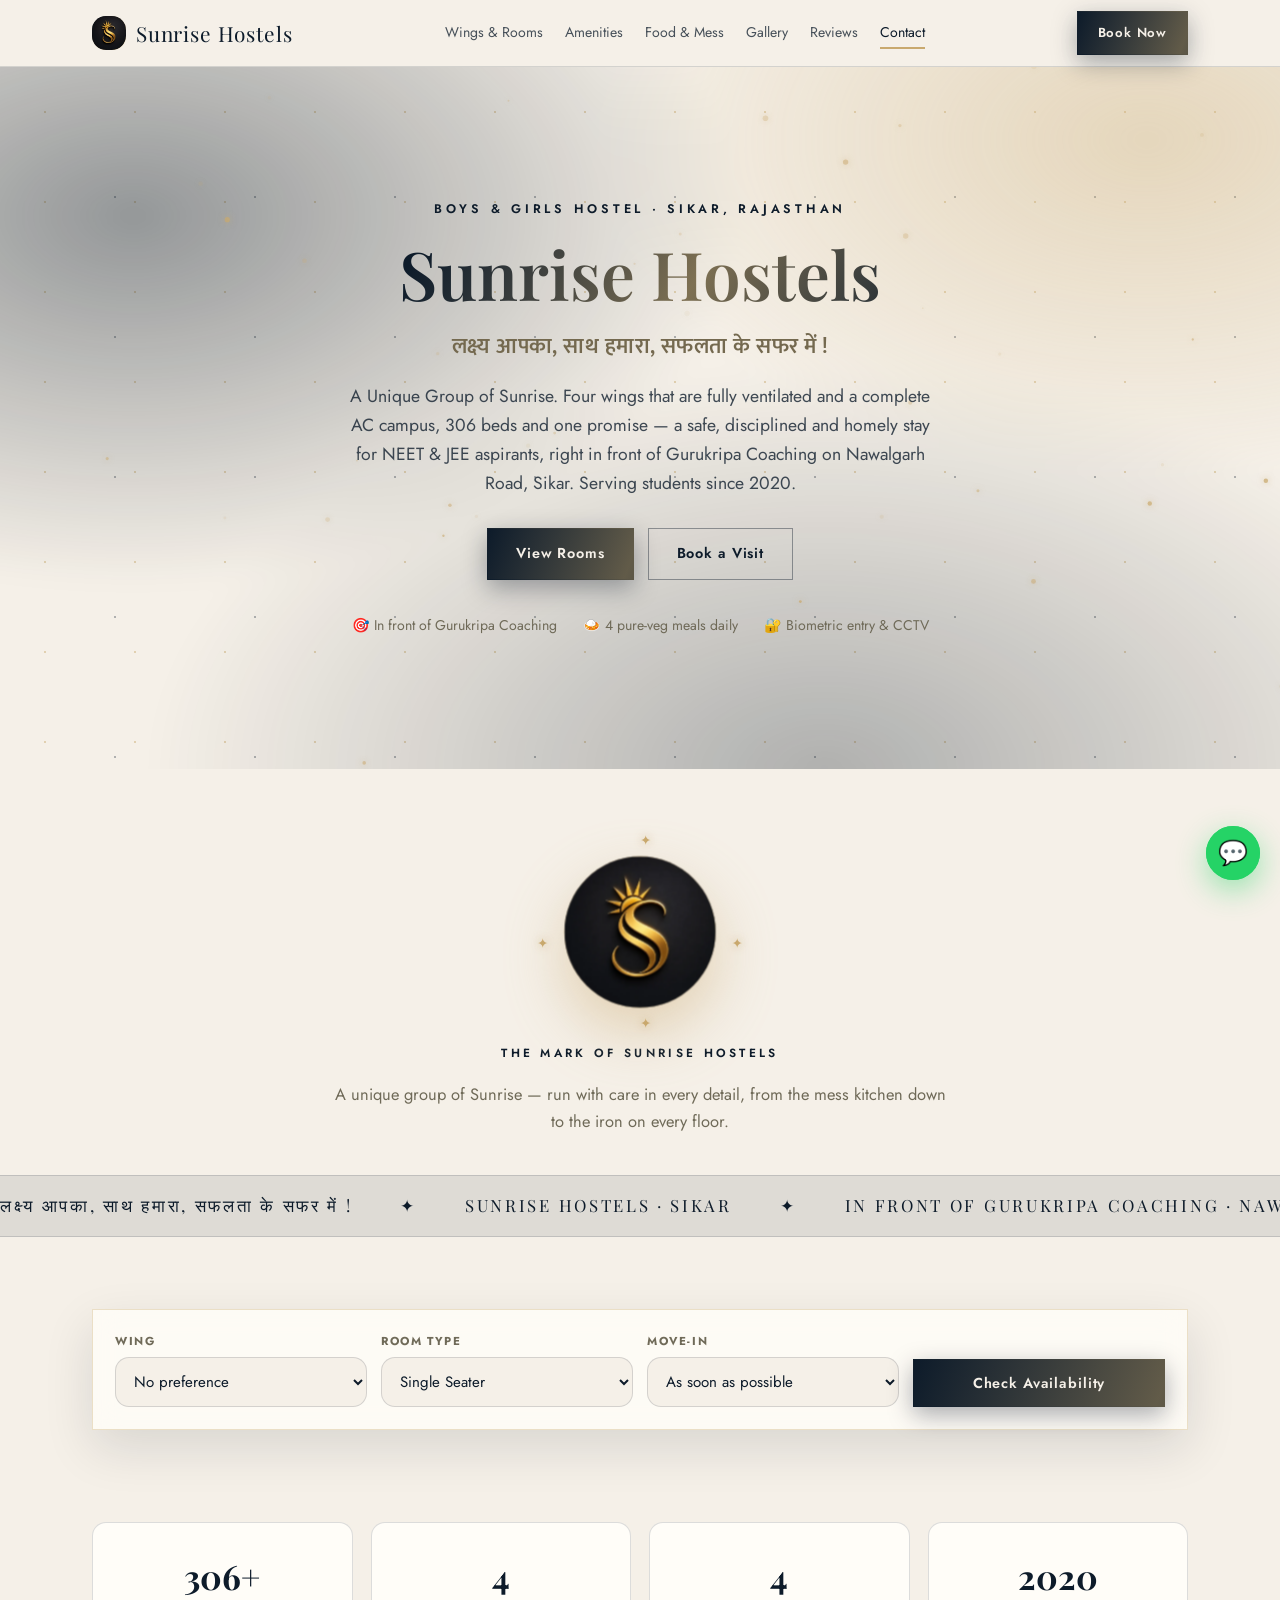
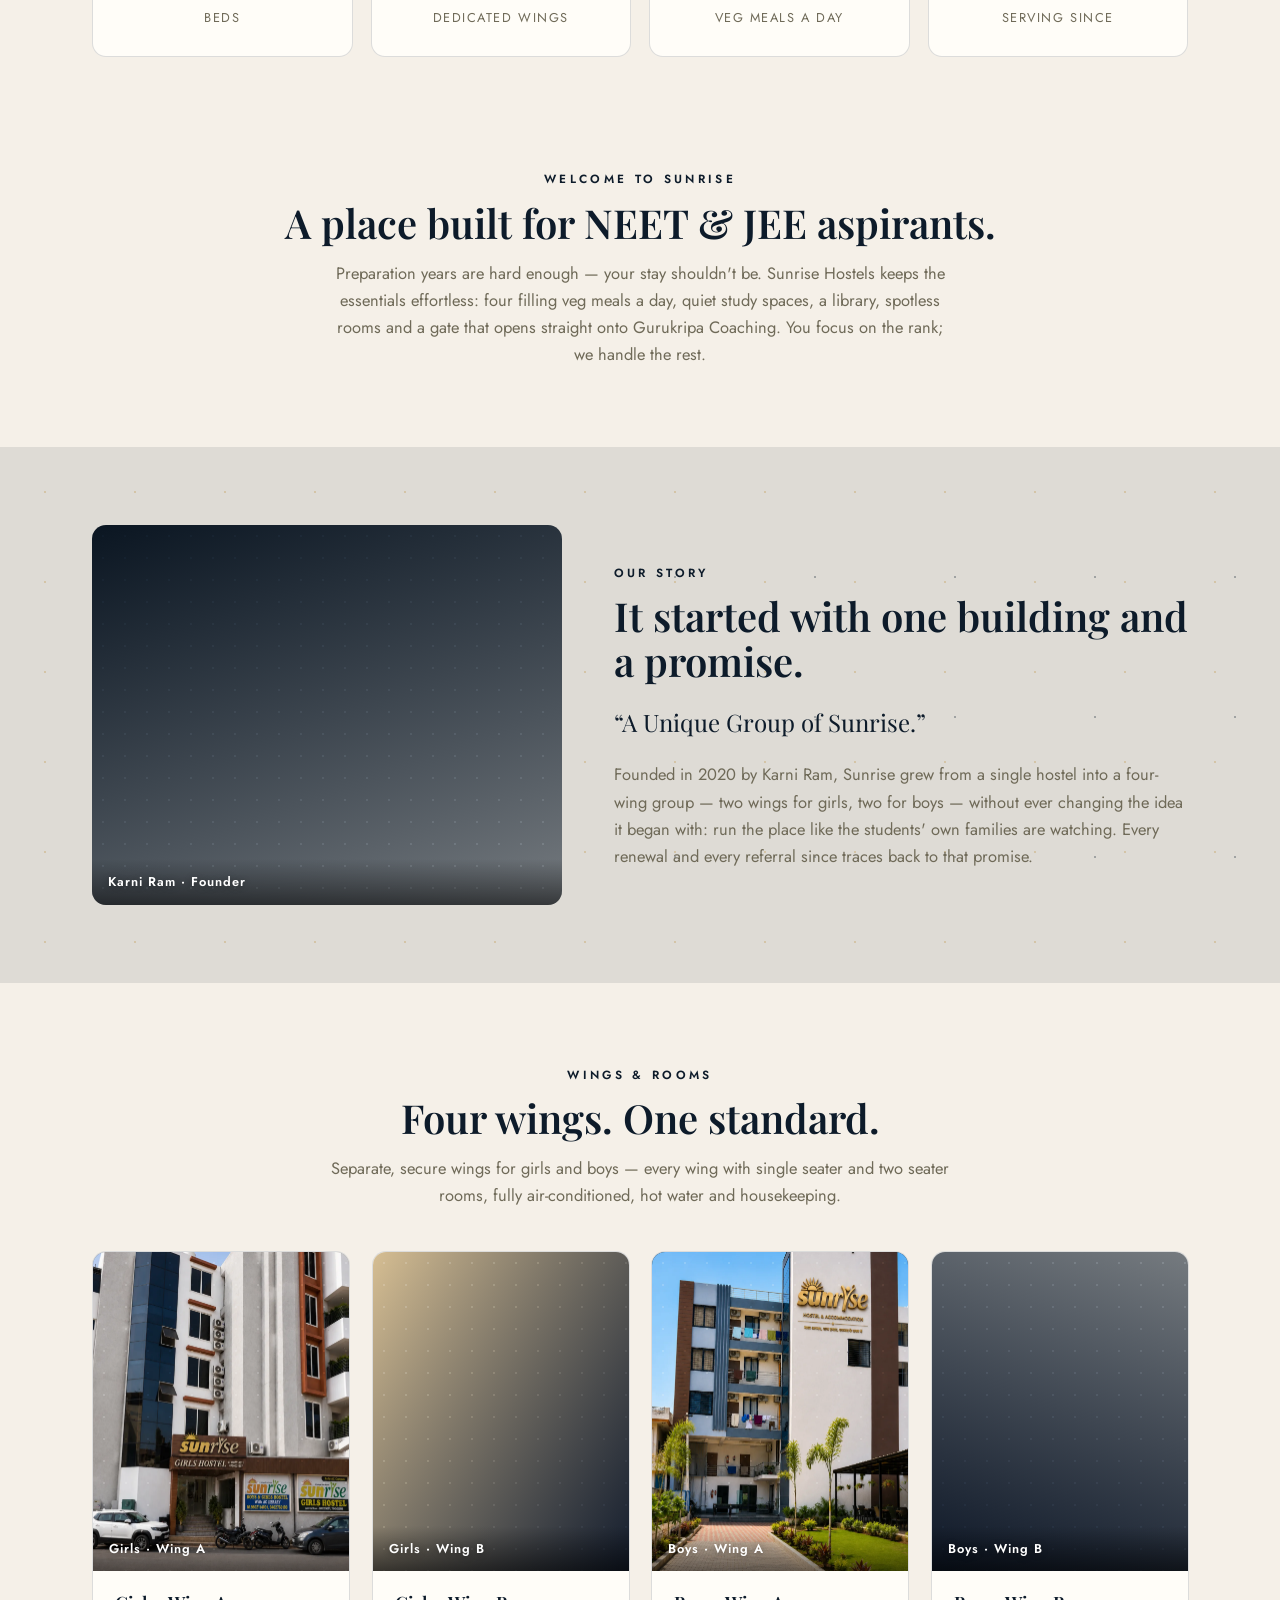
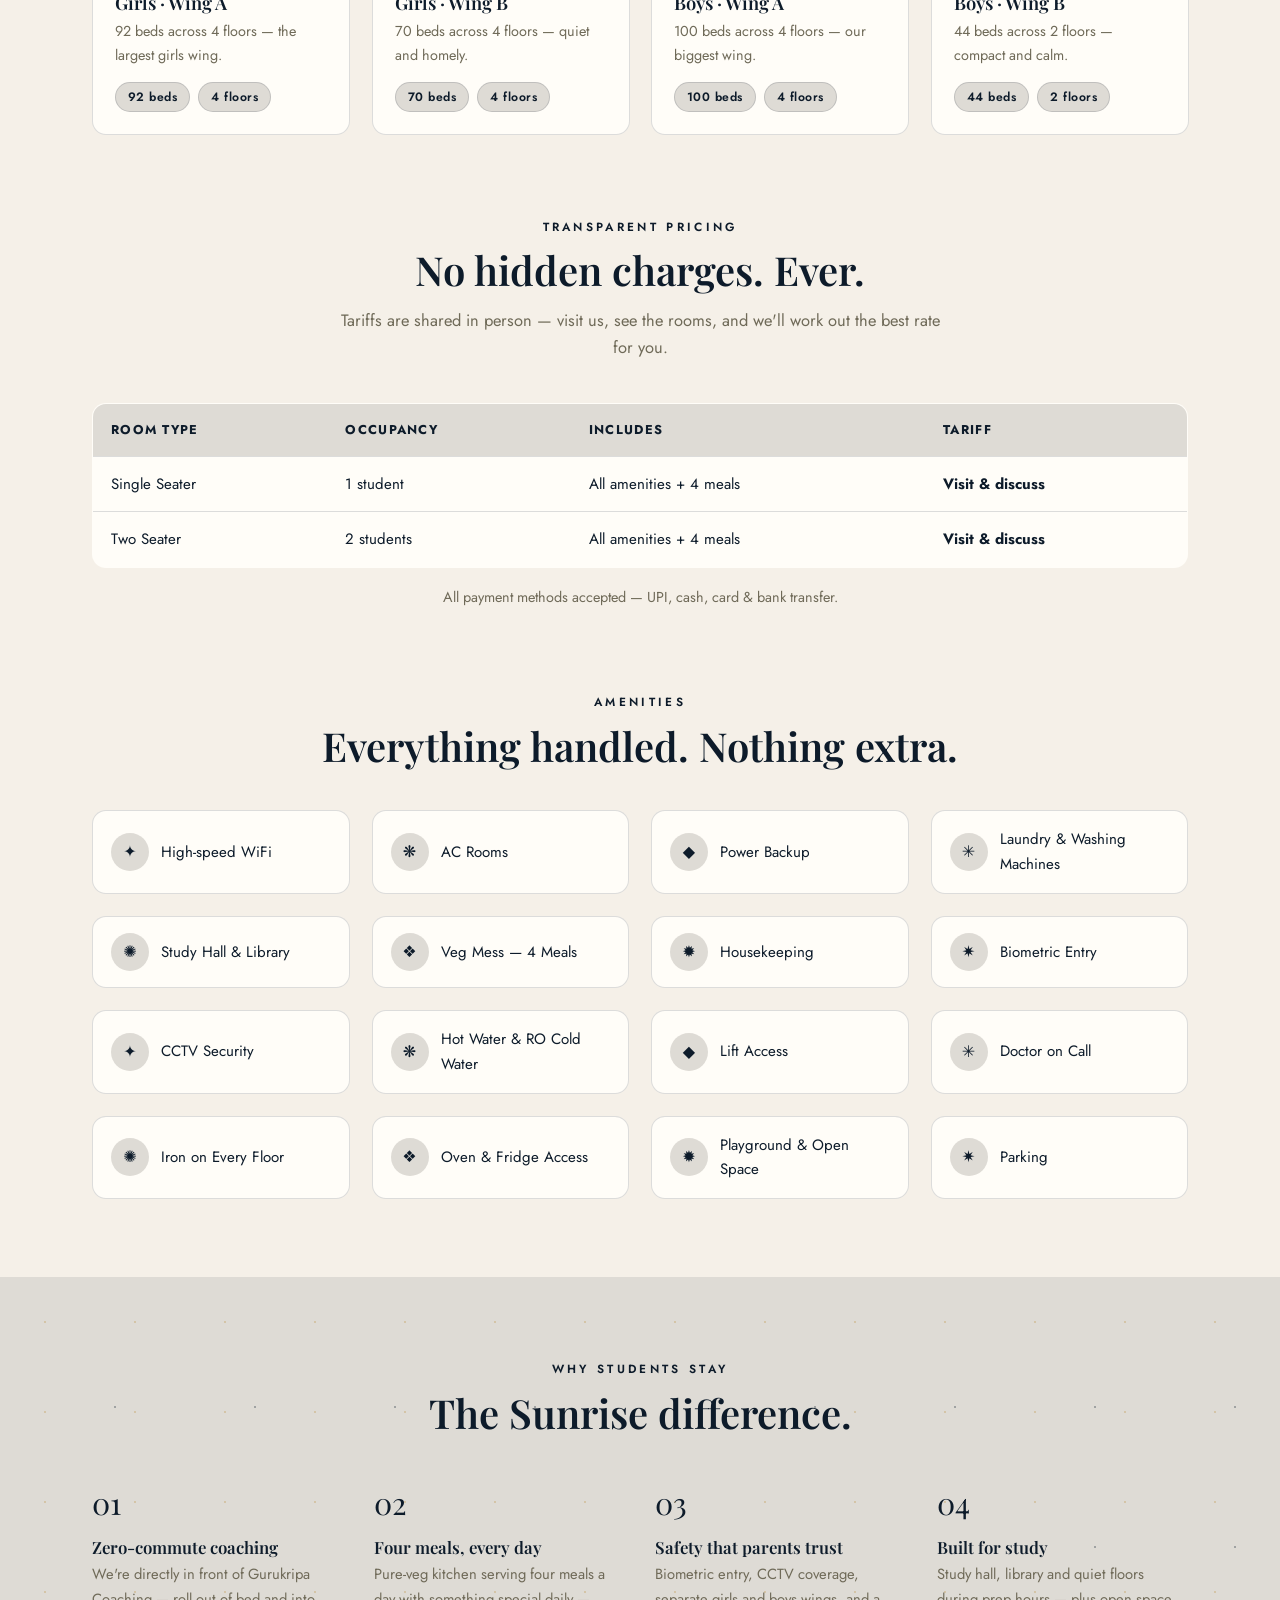
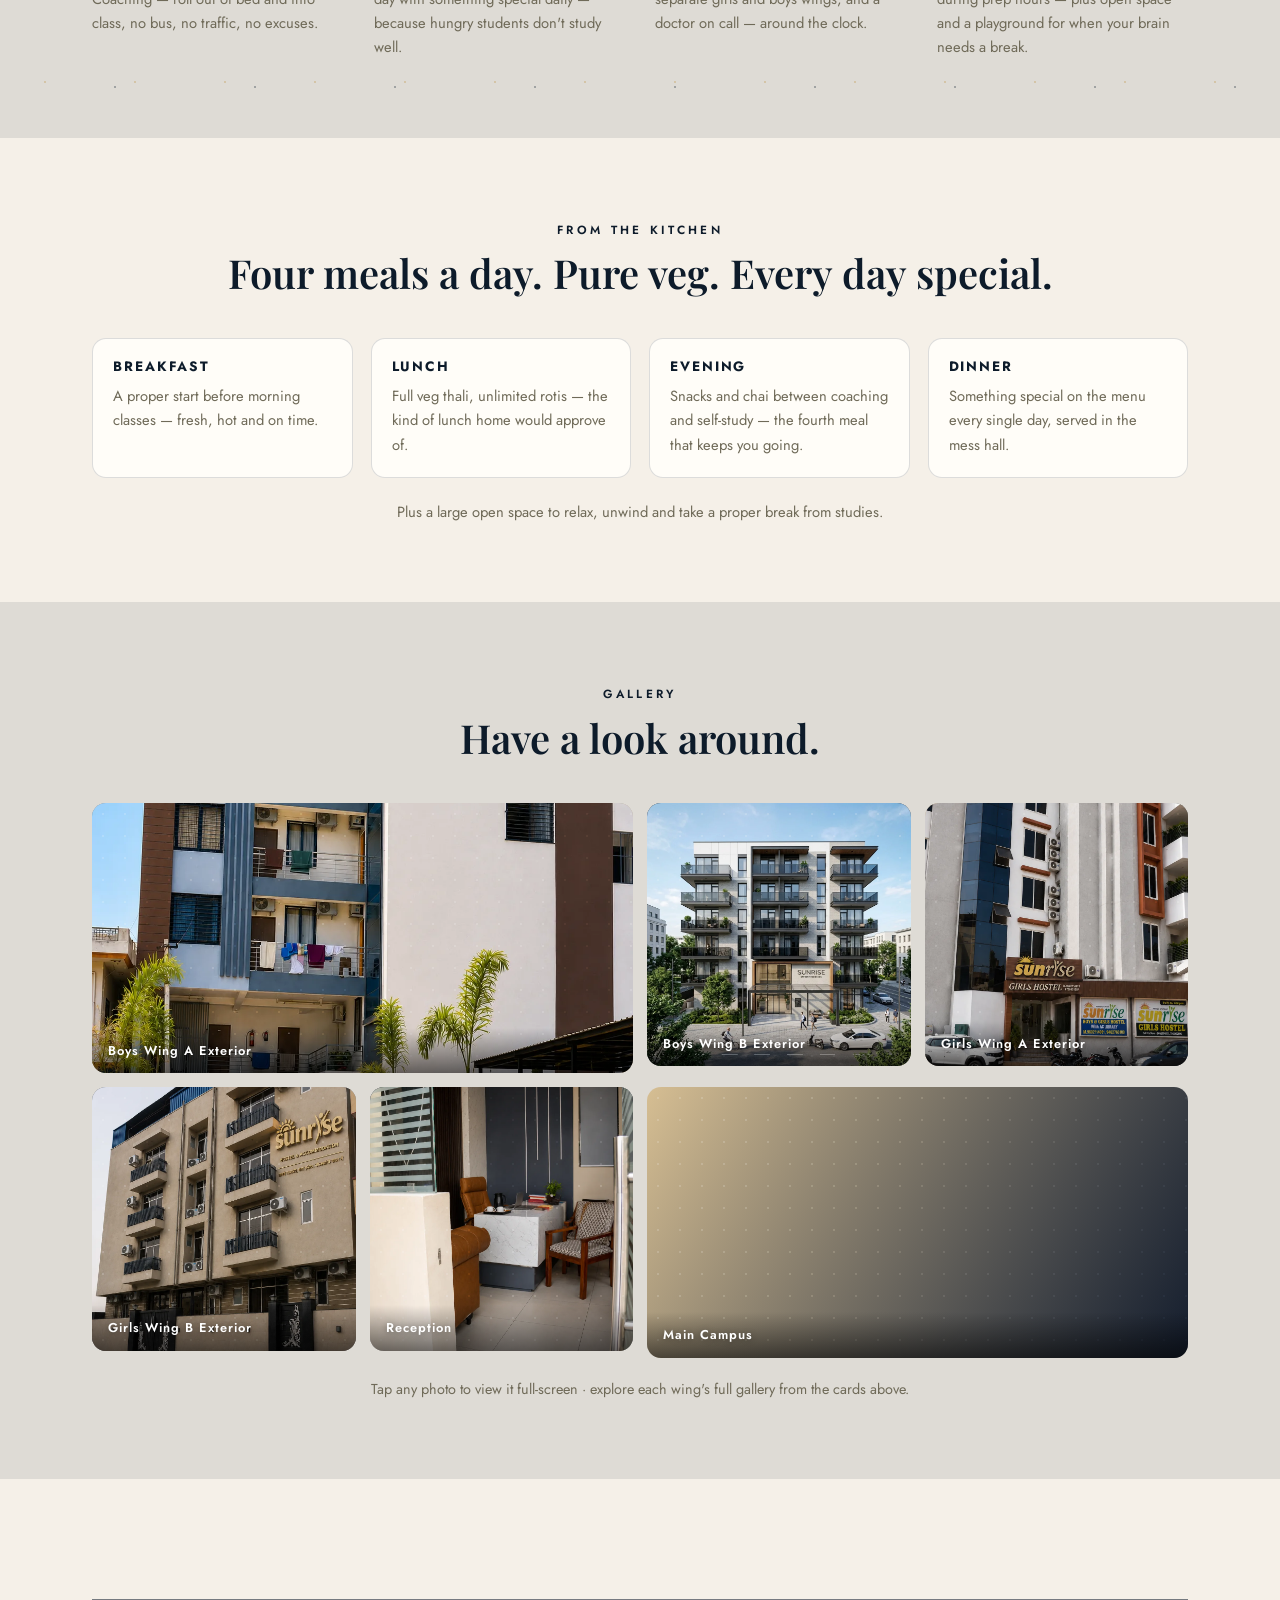
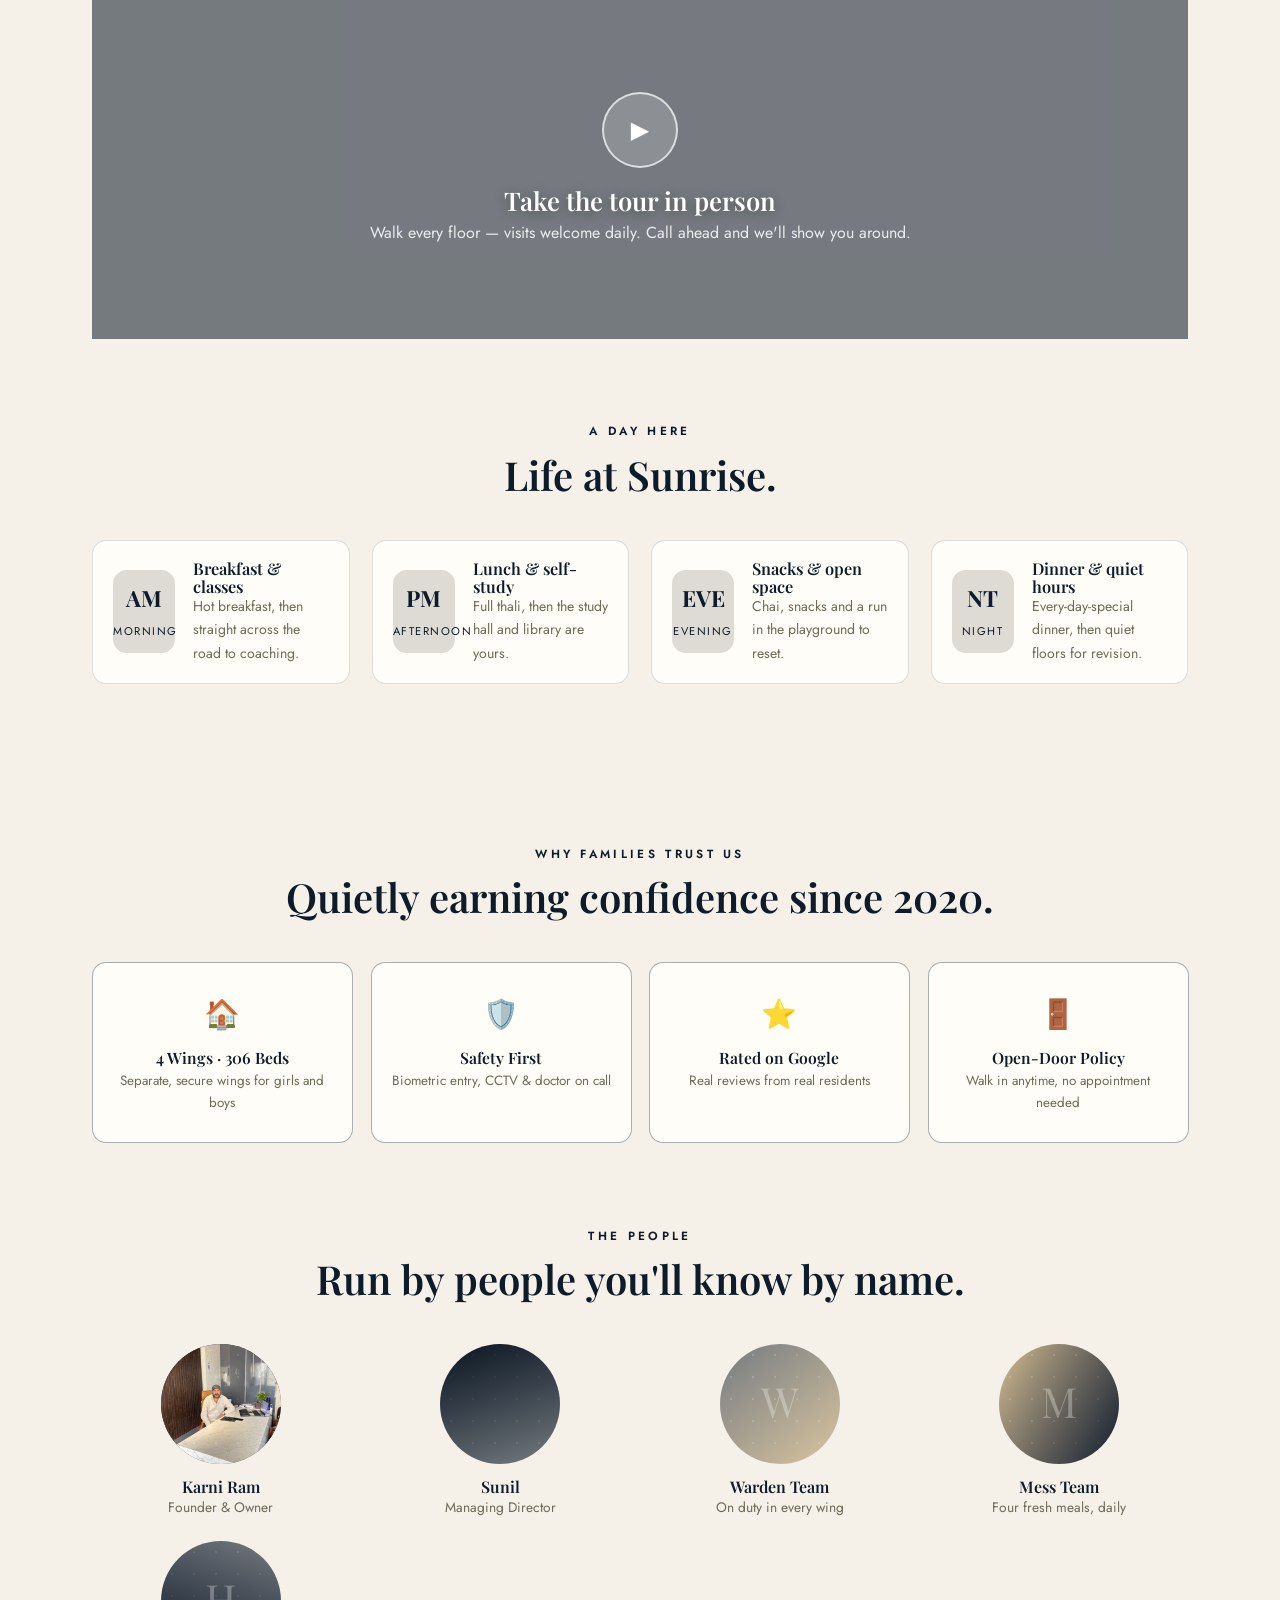
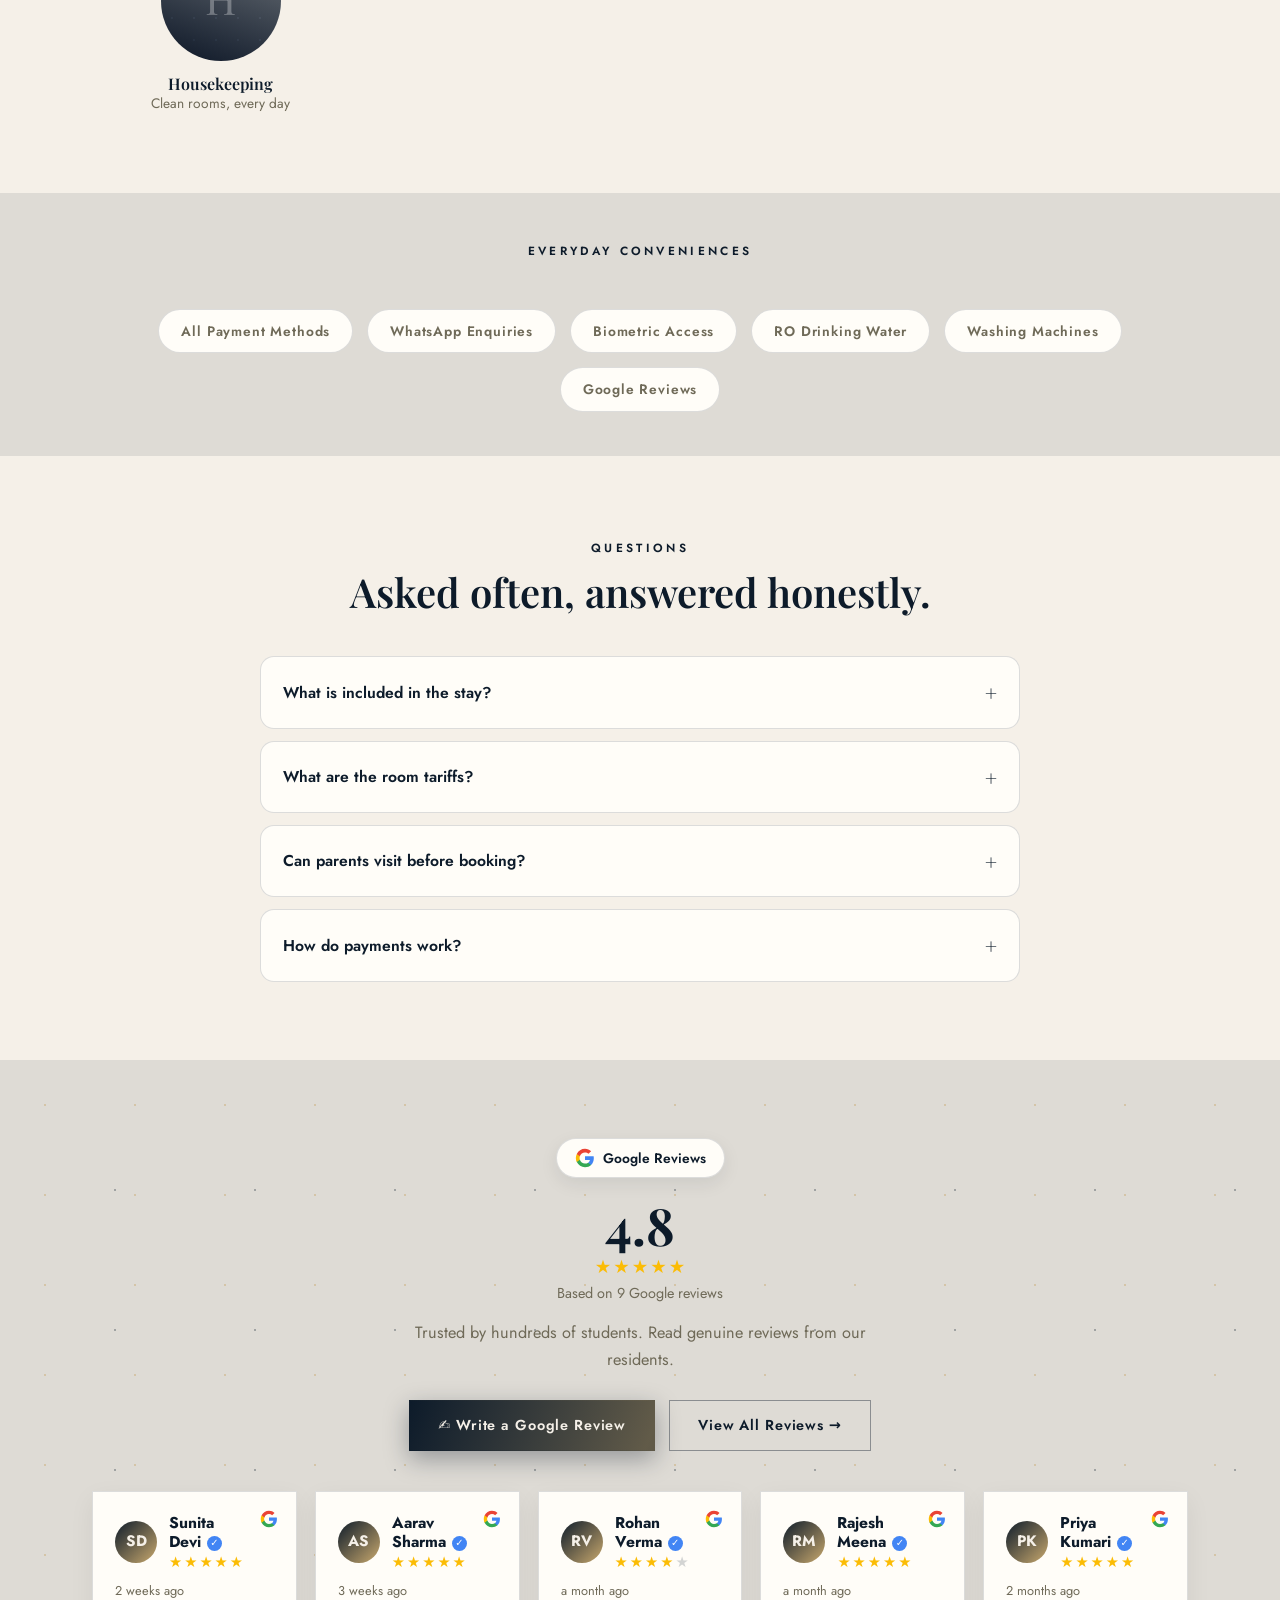
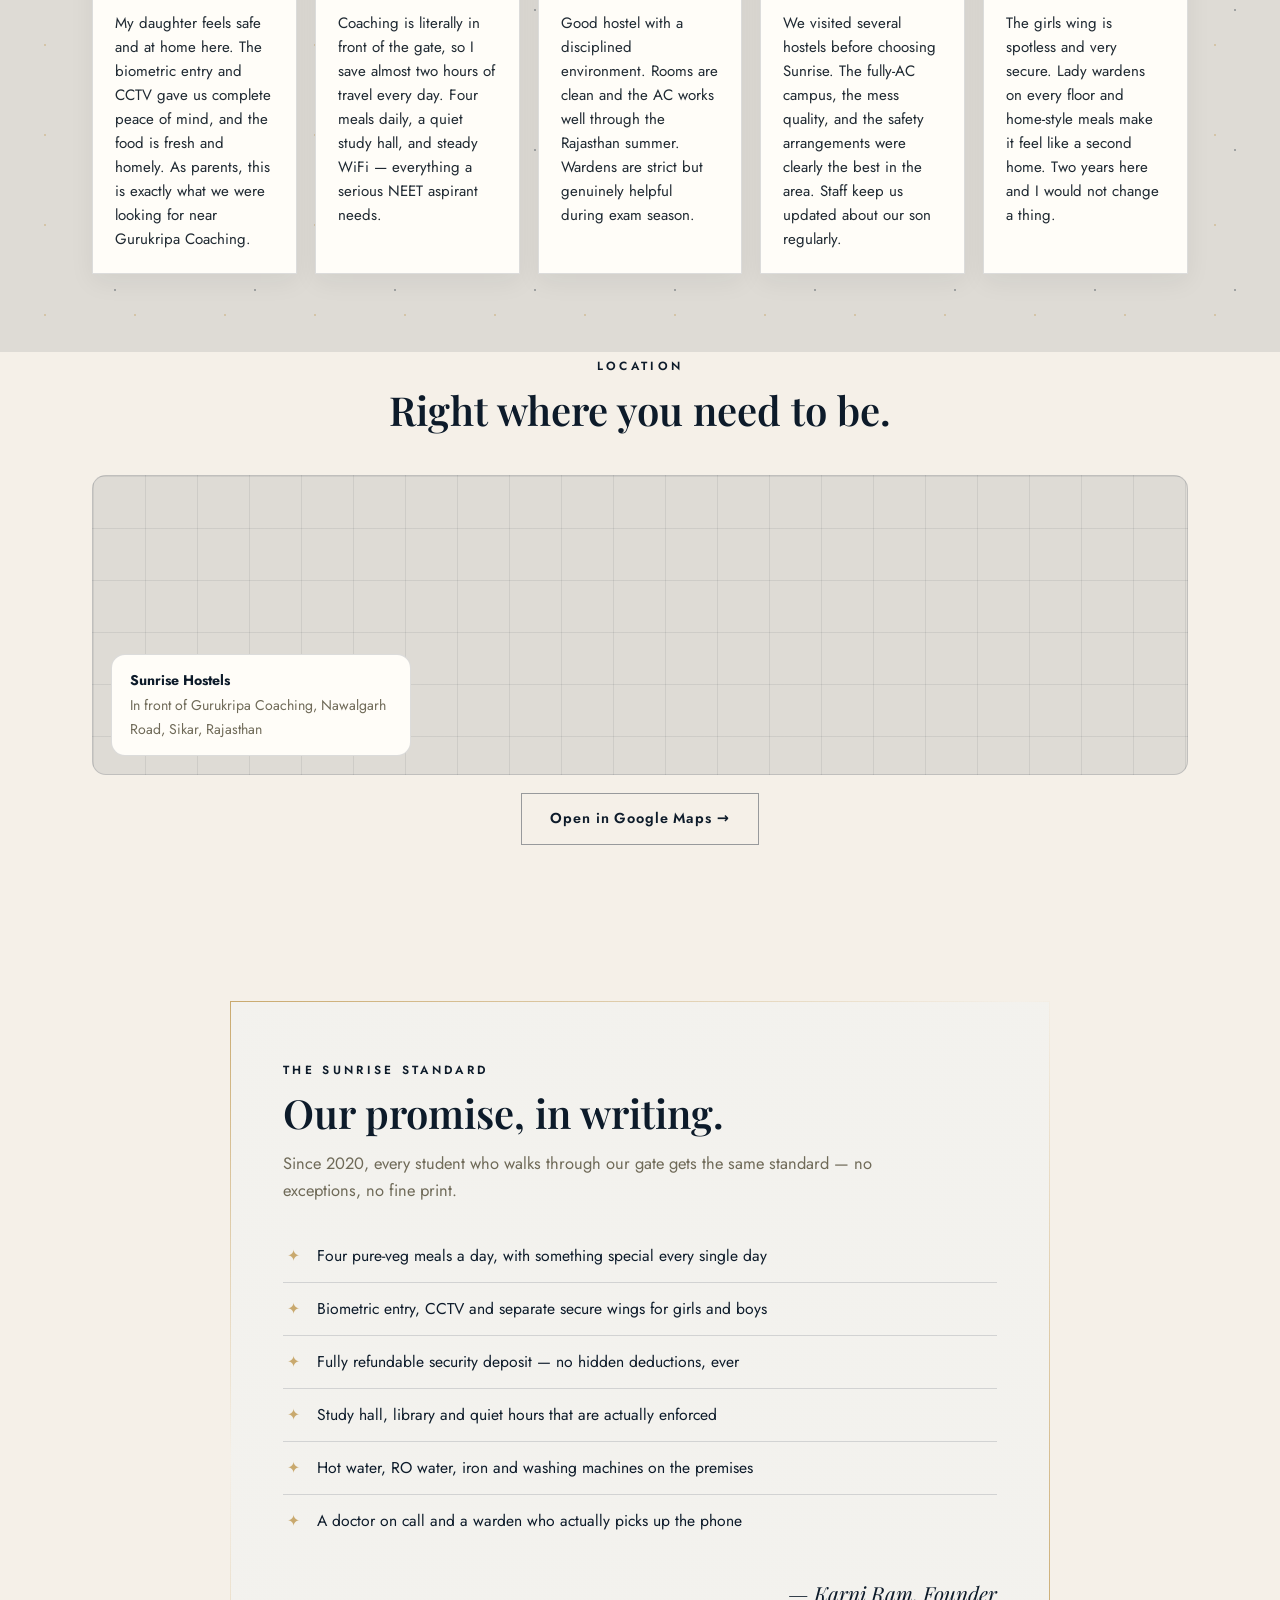
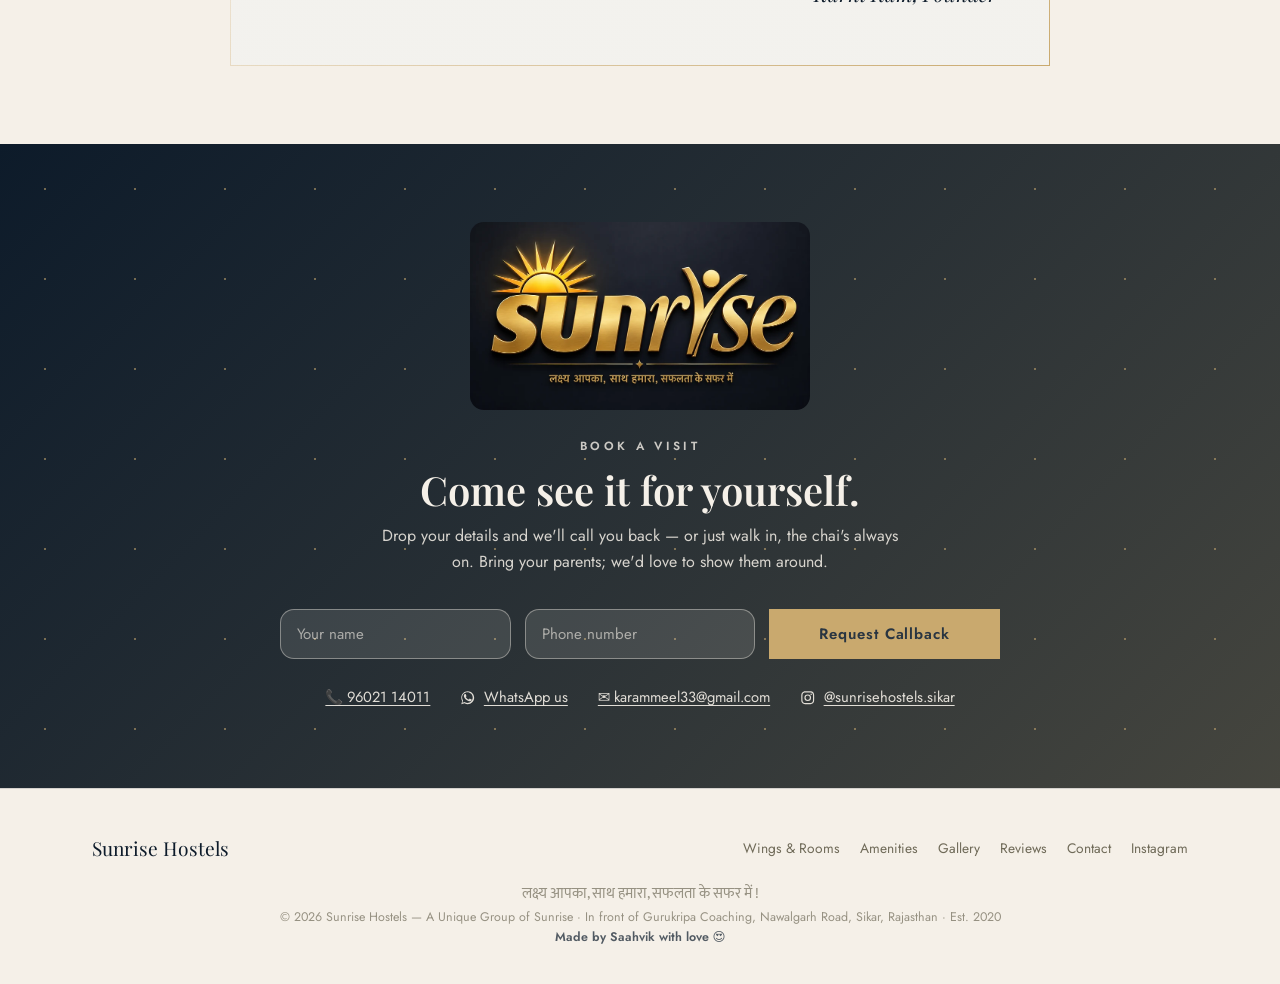
<file: index.html>
<!DOCTYPE html>
<html lang="en">
<head>
  <meta charset="UTF-8" />
  <meta name="viewport" content="width=device-width, initial-scale=1.0" />
  <meta http-equiv="X-UA-Compatible" content="IE=edge" />
  <link rel="dns-prefetch" href="https://fonts.googleapis.com" />
  <link rel="dns-prefetch" href="https://fonts.gstatic.com" />
  <link rel="dns-prefetch" href="https://maps.googleapis.com" />
  <title>Sunrise Hostels · Sikar — लक्ष्य आपका, साथ हमारा, सफलता के सफर में ! | Boys &amp; Girls Hostel for NEET &amp; JEE Students</title>
  <meta name="description" content="Sunrise Hostels, Sikar — लक्ष्य आपका, साथ हमारा, सफलता के सफर में ! Boys & girls hostel in front of Gurukripa Coaching, Nawalgarh Road. 4 wings, 306 beds, single & two seater rooms, 4 pure-veg meals daily, biometric entry, CCTV, library & study hall. Est. 2020." />
  <meta property="og:title" content="Sunrise Hostels · Sikar — लक्ष्य आपका, साथ हमारा, सफलता के सफर में !" />
  <meta property="og:description" content="Boys & girls hostel for NEET & JEE aspirants, in front of Gurukripa Coaching, Nawalgarh Road, Sikar. 4 wings · 306 beds · 4 veg meals daily." />
  <meta property="og:image" content="images/sunrise logo/sUNRISE.webp" />
  <link rel="preconnect" href="https://fonts.googleapis.com" />
  <link rel="preconnect" href="https://fonts.gstatic.com" crossorigin />
  <!-- Load fonts without blocking first paint; fall back to system fonts until ready -->
  <link rel="preload" as="style" href="https://fonts.googleapis.com/css2?family=Playfair+Display:ital,wght@0,500;0,600;0,700;1,500&family=Jost:wght@400;500;600;700&family=Mukta:wght@500;600;700&display=swap" />
  <link href="https://fonts.googleapis.com/css2?family=Playfair+Display:ital,wght@0,500;0,600;0,700;1,500&family=Jost:wght@400;500;600;700&family=Mukta:wght@500;600;700&display=swap" rel="stylesheet" media="print" onload="this.media='all'" />
  <noscript><link href="https://fonts.googleapis.com/css2?family=Playfair+Display:ital,wght@0,500;0,600;0,700;1,500&family=Jost:wght@400;500;600;700&family=Mukta:wght@500;600;700&display=swap" rel="stylesheet" /></noscript>
  <!-- Favicons — Google Search supported formats (ICO/PNG/SVG). Relative paths
       so they resolve whether the site is served from a root domain or a subpath. -->
  <link rel="icon" href="favicon.ico" sizes="any" />
  <link rel="shortcut icon" href="favicon.ico" />
  <link rel="icon" type="image/png" sizes="96x96" href="favicon-96x96.png" />
  <link rel="icon" type="image/png" sizes="48x48" href="favicon-48x48.png" />
  <link rel="apple-touch-icon" sizes="180x180" href="apple-touch-icon.png" />
  <link rel="manifest" href="site.webmanifest" />
  <meta name="theme-color" content="#0d1b2a" />
  <link rel="stylesheet" href="assets/css/style.min.css" />
  <link rel="stylesheet" href="assets/css/google-reviews.min.css" />
</head>
<body>

  <!-- ======================= Preloader ======================= -->
  <div class="preloader" id="preloader" aria-hidden="true">
    <div class="preloader__sun">
      <span class="preloader__rays" aria-hidden="true"></span>
      <img src="images/sunrise%20logo/LOGO.webp" alt="" onerror="this.remove()" />
    </div>
    <div class="preloader__name">SUNRISE HOSTELS</div>
    <div class="preloader__tag hi">लक्ष्य आपका, साथ हमारा, सफलता के सफर में !</div>
    <div class="preloader__bar"><i></i></div>
  </div>

  <!-- ======================= Nav ======================= -->
  <nav class="d-nav">
    <div class="d-wrap d-nav__in">
      <a href="#top" class="d-nav__brand">
        <span class="d-nav__mark">S<img src="images/sunrise%20logo/LOGO.webp" alt="" onerror="this.remove()" /></span>
        Sunrise Hostels
      </a>
      <div class="d-nav__links" id="nav-links">
        <a href="#wings">Wings &amp; Rooms</a>
        <a href="#amenities">Amenities</a>
        <a href="#mess">Food &amp; Mess</a>
        <a href="#gallery">Gallery</a>
        <a href="#reviews">Reviews</a>
        <a href="#visit">Contact</a>
      </div>
      <a href="https://wa.me/919602114011?text=Hi%20Sunrise%20Hostels%2C%20I%27d%20like%20to%20book%20a%20visit." target="_blank" rel="noopener noreferrer" class="d-btn d-btn--primary d-nav__cta">Book Now</a>
      <button class="d-nav__toggle" aria-label="Menu" aria-expanded="false">☰</button>
    </div>
  </nav>

  <!-- ======================= Aurora Hero ======================= -->
  <header id="top" class="d-hero d-hero--aurora pat-sparkle">
    <div class="d-wrap d-hero__grid">
      <div class="d-hero__tag">Boys &amp; Girls Hostel · Sikar, Rajasthan</div>
      <h1 class="d-hero__title">Sunrise Hostels</h1>
      <p class="hero-tagline hi">लक्ष्य आपका, साथ हमारा, सफलता के सफर में !</p>
      <p class="d-hero__sub">
        A Unique Group of Sunrise. Four wings that are fully ventilated and a
        complete AC campus, 306 beds and one promise — a safe, disciplined
        and homely stay for NEET &amp; JEE aspirants, right in front of
        Gurukripa Coaching on Nawalgarh Road, Sikar. Serving students since 2020.
      </p>
      <div class="d-hero__actions">
        <a href="#wings" class="d-btn d-btn--primary">View Rooms</a>
        <a href="#visit" class="d-btn d-btn--ghost">Book a Visit</a>
      </div>
      <div class="d-hero__badges">
        <span>🎯 In front of Gurukripa Coaching</span>
        <span>🍛 4 pure-veg meals daily</span>
        <span>🔐 Biometric entry &amp; CCTV</span>
      </div>
    </div>
  </header>

  <!-- ======================= Luxe: Medallion ======================= -->
  <section class="d-section lux-medallion">
    <div class="d-wrap d-center">
      <div class="coin3d" aria-hidden="true">
        <div class="coin3d__orbit"><i>✦</i><i>✦</i><i>✦</i><i>✦</i></div>
        <div class="coin3d__inner">
          <div class="coin3d__face coin3d__face--front"><span>S</span><img src="images/sunrise%20logo/LOGO.webp" alt="" onerror="this.remove()" /></div>
          <div class="coin3d__face coin3d__face--back"><b>EST.<br />2020</b><small>SIKAR · RAJASTHAN</small></div>
        </div>
      </div>
      <span class="d-kicker" style="margin-top: 26px">The mark of Sunrise Hostels</span>
      <p class="d-lede" style="margin: 6px auto 0">
        A unique group of Sunrise — run with care in every detail, from the mess
        kitchen down to the iron on every floor.
      </p>
    </div>
  </section>

  <!-- ======================= Marquee ======================= -->
  <div class="d-marquee" aria-hidden="true">
    <div class="d-marquee__track">
      <span class="d-marquee__set">
        <span class="hi">लक्ष्य आपका, साथ हमारा, सफलता के सफर में !</span><span>✦</span>
        <span>Sunrise Hostels · Sikar</span><span>✦</span>
        <span>In front of Gurukripa Coaching · Nawalgarh Road</span><span>✦</span>
      </span>
      <span class="d-marquee__set">
        <span class="hi">लक्ष्य आपका, साथ हमारा, सफलता के सफर में !</span><span>✦</span>
        <span>Sunrise Hostels · Sikar</span><span>✦</span>
        <span>In front of Gurukripa Coaching · Nawalgarh Road</span><span>✦</span>
      </span>
    </div>
  </div>

  <!-- ======================= Booking bar ======================= -->
  <section class="d-section" style="padding-top: 30px; padding-bottom: 30px">
    <div class="d-wrap">
      <form class="d-book" id="booking-bar">
        <div>
          <label for="bk-wing">Wing</label>
          <select id="bk-wing" name="wing">
            <option>No preference</option>
            <option>Girls · Wing A</option>
            <option>Girls · Wing B</option>
            <option>Boys · Wing A</option>
            <option>Boys · Wing B</option>
          </select>
        </div>
        <div>
          <label for="bk-room">Room type</label>
          <select id="bk-room" name="room">
            <option>Single Seater</option>
            <option>Two Seater</option>
          </select>
        </div>
        <div>
          <label for="bk-when">Move-in</label>
          <select id="bk-when" name="when">
            <option>As soon as possible</option>
            <option>Within a month</option>
            <option>New session</option>
          </select>
        </div>
        <div class="d-book__cta">
          <button type="submit" class="d-btn d-btn--primary">Check Availability</button>
        </div>
      </form>
    </div>
  </section>

  <!-- ======================= Stats ======================= -->
  <section class="d-section" style="padding-top: 20px; padding-bottom: 30px">
    <div class="d-wrap">
      <div class="d-stats">
        <div class="d-stat reveal"><b data-count="306" data-suffix="+">306+</b><span>Beds</span></div>
        <div class="d-stat reveal"><b data-count="4">4</b><span>Dedicated wings</span></div>
        <div class="d-stat reveal"><b data-count="4">4</b><span>Veg meals a day</span></div>
        <div class="d-stat reveal"><b data-count="2020">2020</b><span>Serving since</span></div>
      </div>
    </div>
  </section>

  <!-- ======================= About ======================= -->
  <section class="d-section">
    <div class="d-wrap d-center">
      <span class="d-kicker">Welcome to Sunrise</span>
      <h2 class="d-h2">A place built for NEET &amp; JEE aspirants.</h2>
      <p class="d-lede">
        Preparation years are hard enough — your stay shouldn't be. Sunrise Hostels
        keeps the essentials effortless: four filling veg meals a day, quiet study
        spaces, a library, spotless rooms and a gate that opens straight onto
        Gurukripa Coaching. You focus on the rank; we handle the rest.
      </p>
    </div>
  </section>

  <!-- ======================= Story ======================= -->
  <section class="d-section d-section--tint pat-sparkle">
    <div class="d-wrap d-story">
      <div class="d-visual d-visual--1 reveal" data-img="images/SPECIAL/Karni Ram">
        <span class="d-visual__glyph">K</span>
        <span class="d-visual__label">Karni Ram · Founder</span>
      </div>
      <div>
        <span class="d-kicker">Our story</span>
        <h2 class="d-h2">It started with one building and a promise.</h2>
        <blockquote>&ldquo;A Unique Group of Sunrise.&rdquo;</blockquote>
        <p class="d-lede">
          Founded in 2020 by Karni Ram, Sunrise grew from a single hostel into a
          four-wing group — two wings for girls, two for boys — without ever
          changing the idea it began with: run the place like the students' own
          families are watching. Every renewal and every referral since traces
          back to that promise.
        </p>
      </div>
    </div>
  </section>

  <!-- ======================= Wings & Rooms ======================= -->
  <section id="wings" class="d-section">
    <div class="d-wrap">
      <div class="d-center">
        <span class="d-kicker">Wings &amp; rooms</span>
        <h2 class="d-h2">Four wings. One standard.</h2>
        <p class="d-lede" style="margin: 0 auto">
          Separate, secure wings for girls and boys — every wing with single seater
          and two seater rooms, fully air-conditioned, hot water and housekeeping.
        </p>
      </div>
      <div class="d-grid d-grid--4">
        <a href="wing-gallery.html?wing=girls-a" class="d-card-link">
          <article class="d-card reveal" data-tilt>
            <div class="d-visual d-visual--0" data-img="images/Girls/Wing A/Building|images/Girls/Wing A/1"><span class="d-visual__glyph">G</span><span class="d-visual__label">Girls · Wing A</span></div>
            <div class="d-card__body">
              <h3 class="d-card__title">Girls · Wing A</h3>
              <p class="d-card__meta">92 beds across 4 floors — the largest girls wing.</p>
              <div class="d-card__chips"><span>92 beds</span><span>4 floors</span></div>
            </div>
          </article>
        </a>
        <a href="wing-gallery.html?wing=girls-b" class="d-card-link">
          <article class="d-card reveal" data-tilt>
            <div class="d-visual d-visual--2" data-img="images/Girls/Wing B/Building|images/Girls/Wing B/1"><span class="d-visual__glyph">G</span><span class="d-visual__label">Girls · Wing B</span></div>
            <div class="d-card__body">
              <h3 class="d-card__title">Girls · Wing B</h3>
              <p class="d-card__meta">70 beds across 4 floors — quiet and homely.</p>
              <div class="d-card__chips"><span>70 beds</span><span>4 floors</span></div>
            </div>
          </article>
        </a>
        <a href="wing-gallery.html?wing=boys-a" class="d-card-link">
          <article class="d-card reveal" data-tilt>
            <div class="d-visual d-visual--1" data-img="images/boys/Wing A/Building|images/boys/Wing A/1"><span class="d-visual__glyph">B</span><span class="d-visual__label">Boys · Wing A</span></div>
            <div class="d-card__body">
              <h3 class="d-card__title">Boys · Wing A</h3>
              <p class="d-card__meta">100 beds across 4 floors — our biggest wing.</p>
              <div class="d-card__chips"><span>100 beds</span><span>4 floors</span></div>
            </div>
          </article>
        </a>
        <a href="wing-gallery.html?wing=boys-b" class="d-card-link">
          <article class="d-card reveal" data-tilt>
            <div class="d-visual d-visual--3" data-img="images/boys/Wing B/Building|images/boys/Wing B/1"><span class="d-visual__glyph">B</span><span class="d-visual__label">Boys · Wing B</span></div>
            <div class="d-card__body">
              <h3 class="d-card__title">Boys · Wing B</h3>
              <p class="d-card__meta">44 beds across 2 floors — compact and calm.</p>
              <div class="d-card__chips"><span>44 beds</span><span>2 floors</span></div>
            </div>
          </article>
        </a>
      </div>
    </div>
  </section>

  <!-- ======================= Tariff table ======================= -->
  <section class="d-section" style="padding-top: 0">
    <div class="d-wrap">
      <div class="d-center">
        <span class="d-kicker">Transparent pricing</span>
        <h2 class="d-h2">No hidden charges. Ever.</h2>
        <p class="d-lede" style="margin: 0 auto">
          Tariffs are shared in person — visit us, see the rooms, and we'll work
          out the best rate for you.
        </p>
      </div>
      <div class="d-tablewrap">
        <table class="d-table">
          <thead>
            <tr><th>Room type</th><th>Occupancy</th><th>Includes</th><th>Tariff</th></tr>
          </thead>
          <tbody>
            <tr>
              <td>Single Seater</td>
              <td>1 student</td>
              <td>All amenities + 4 meals</td>
              <td>Visit &amp; discuss</td>
            </tr>
            <tr>
              <td>Two Seater</td>
              <td>2 students</td>
              <td>All amenities + 4 meals</td>
              <td>Visit &amp; discuss</td>
            </tr>
          </tbody>
        </table>
      </div>
      <p class="d-center" style="margin-top: 18px; color: var(--d-muted); font-size: 0.9rem">
        All payment methods accepted — UPI, cash, card &amp; bank transfer.
      </p>
    </div>
  </section>

  <!-- ======================= Amenities ======================= -->
  <section id="amenities" class="d-section" style="padding-top: 0">
    <div class="d-wrap">
      <div class="d-center">
        <span class="d-kicker">Amenities</span>
        <h2 class="d-h2">Everything handled. Nothing extra.</h2>
      </div>
      <div class="d-grid d-grid--4">
        <div class="d-amen reveal"><span class="d-amen__dot">✦</span>High-speed WiFi</div>
        <div class="d-amen reveal"><span class="d-amen__dot">❋</span>AC Rooms</div>
        <div class="d-amen reveal"><span class="d-amen__dot">◆</span>Power Backup</div>
        <div class="d-amen reveal"><span class="d-amen__dot">✳</span>Laundry &amp; Washing Machines</div>
        <div class="d-amen reveal"><span class="d-amen__dot">✺</span>Study Hall &amp; Library</div>
        <div class="d-amen reveal"><span class="d-amen__dot">❖</span>Veg Mess — 4 Meals</div>
        <div class="d-amen reveal"><span class="d-amen__dot">✹</span>Housekeeping</div>
        <div class="d-amen reveal"><span class="d-amen__dot">✷</span>Biometric Entry</div>
        <div class="d-amen reveal"><span class="d-amen__dot">✦</span>CCTV Security</div>
        <div class="d-amen reveal"><span class="d-amen__dot">❋</span>Hot Water &amp; RO Cold Water</div>
        <div class="d-amen reveal"><span class="d-amen__dot">◆</span>Lift Access</div>
        <div class="d-amen reveal"><span class="d-amen__dot">✳</span>Doctor on Call</div>
        <div class="d-amen reveal"><span class="d-amen__dot">✺</span>Iron on Every Floor</div>
        <div class="d-amen reveal"><span class="d-amen__dot">❖</span>Oven &amp; Fridge Access</div>
        <div class="d-amen reveal"><span class="d-amen__dot">✹</span>Playground &amp; Open Space</div>
        <div class="d-amen reveal"><span class="d-amen__dot">✷</span>Parking</div>
      </div>
    </div>
  </section>

  <!-- ======================= Features ======================= -->
  <section class="d-section d-section--tint pat-sparkle">
    <div class="d-wrap">
      <div class="d-center">
        <span class="d-kicker">Why students stay</span>
        <h2 class="d-h2">The Sunrise difference.</h2>
      </div>
      <div class="d-feat">
        <div class="d-feat__item reveal">
          <span class="d-feat__num">01</span>
          <h4>Zero-commute coaching</h4>
          <p>We're directly in front of Gurukripa Coaching — roll out of bed and into class, no bus, no traffic, no excuses.</p>
        </div>
        <div class="d-feat__item reveal">
          <span class="d-feat__num">02</span>
          <h4>Four meals, every day</h4>
          <p>Pure-veg kitchen serving four meals a day with something special daily — because hungry students don't study well.</p>
        </div>
        <div class="d-feat__item reveal">
          <span class="d-feat__num">03</span>
          <h4>Safety that parents trust</h4>
          <p>Biometric entry, CCTV coverage, separate girls and boys wings, and a doctor on call — around the clock.</p>
        </div>
        <div class="d-feat__item reveal">
          <span class="d-feat__num">04</span>
          <h4>Built for study</h4>
          <p>Study hall, library and quiet floors during prep hours — plus open space and a playground for when your brain needs a break.</p>
        </div>
      </div>
    </div>
  </section>

  <!-- ======================= Mess ======================= -->
  <section id="mess" class="d-section">
    <div class="d-wrap">
      <div class="d-center">
        <span class="d-kicker">From the kitchen</span>
        <h2 class="d-h2">Four meals a day. Pure veg. Every day special.</h2>
      </div>
      <div class="d-mess">
        <div class="d-mess__day reveal">
          <h4>Breakfast</h4>
          <p>A proper start before morning classes — fresh, hot and on time.</p>
        </div>
        <div class="d-mess__day reveal">
          <h4>Lunch</h4>
          <p>Full veg thali, unlimited rotis — the kind of lunch home would approve of.</p>
        </div>
        <div class="d-mess__day reveal">
          <h4>Evening</h4>
          <p>Snacks and chai between coaching and self-study — the fourth meal that keeps you going.</p>
        </div>
        <div class="d-mess__day reveal">
          <h4>Dinner</h4>
          <p>Something special on the menu every single day, served in the mess hall.</p>
        </div>
      </div>
      <p class="d-center" style="margin-top: 22px; color: var(--d-muted); font-size: 0.92rem">
        Plus a large open space to relax, unwind and take a proper break from studies.
      </p>
    </div>
  </section>

  <!-- ======================= Gallery ======================= -->
  <section id="gallery" class="d-section d-section--tint">
    <div class="d-wrap">
      <div class="d-center">
        <span class="d-kicker">Gallery</span>
        <h2 class="d-h2">Have a look around.</h2>
      </div>
      <div class="d-gallery">
        <div class="d-visual d-visual--0 reveal" data-img="images/SPECIAL/Building Exterior_B_A"><span class="d-visual__label">Boys Wing A Exterior</span></div>
        <div class="d-visual d-visual--1 reveal" data-img="images/SPECIAL/Building Exterior_B_B"><span class="d-visual__label">Boys Wing B Exterior</span></div>
        <div class="d-visual d-visual--2 reveal" data-img="images/SPECIAL/Building Exterior_G_A"><span class="d-visual__label">Girls Wing A Exterior</span></div>
        <div class="d-visual d-visual--3 reveal" data-img="images/SPECIAL/Building Exterior_G_B"><span class="d-visual__label">Girls Wing B Exterior</span></div>
        <div class="d-visual d-visual--1 reveal" data-img="images/SPECIAL/Reception"><span class="d-visual__label">Reception</span></div>
        <div class="d-visual d-visual--2 reveal" data-img="images/SPECIAL/Since 2020 · Sikar"><span class="d-visual__label">Main Campus</span></div>
      </div>
      <p class="d-center" style="margin-top: 20px; color: var(--d-muted); font-size: 0.9rem">
        Tap any photo to view it full-screen · explore each wing's full gallery from the cards above.
      </p>
    </div>
  </section>

  <!-- ======================= Virtual tour ======================= -->
  <section class="d-section">
    <div class="d-wrap">
      <div class="d-tour d-visual d-visual--2" data-img="images/Girls/Wing B/Building|images/boys/Wing B/Building" data-img-dim="1">
        <div style="position: relative; z-index: 1">
          <div class="d-tour__play">▶</div>
          <h3>Take the tour in person</h3>
          <p style="opacity: 0.85; margin-top: 6px">Walk every floor — visits welcome daily. Call ahead and we'll show you around.</p>
        </div>
      </div>
    </div>
  </section>

  <!-- ======================= Life at Sunrise ======================= -->
  <section class="d-section" style="padding-top: 0">
    <div class="d-wrap">
      <div class="d-center">
        <span class="d-kicker">A day here</span>
        <h2 class="d-h2">Life at Sunrise.</h2>
      </div>
      <div class="d-grid d-grid--3" style="grid-template-columns: repeat(auto-fit, minmax(250px, 1fr))">
        <div class="d-event reveal">
          <div class="d-event__date"><b>AM</b><span>Morning</span></div>
          <div>
            <h4>Breakfast &amp; classes</h4>
            <p>Hot breakfast, then straight across the road to coaching.</p>
          </div>
        </div>
        <div class="d-event reveal">
          <div class="d-event__date"><b>PM</b><span>Afternoon</span></div>
          <div>
            <h4>Lunch &amp; self-study</h4>
            <p>Full thali, then the study hall and library are yours.</p>
          </div>
        </div>
        <div class="d-event reveal">
          <div class="d-event__date"><b>EVE</b><span>Evening</span></div>
          <div>
            <h4>Snacks &amp; open space</h4>
            <p>Chai, snacks and a run in the playground to reset.</p>
          </div>
        </div>
        <div class="d-event reveal">
          <div class="d-event__date"><b>NT</b><span>Night</span></div>
          <div>
            <h4>Dinner &amp; quiet hours</h4>
            <p>Every-day-special dinner, then quiet floors for revision.</p>
          </div>
        </div>
      </div>
    </div>
  </section>

  <!-- ======================= Testimonials ======================= -->
  <!-- ======================= Trust band ======================= -->
  <section class="d-section">
    <div class="d-wrap">
      <div class="d-center">
        <span class="d-kicker">Why families trust us</span>
        <h2 class="d-h2">Quietly earning confidence since 2020.</h2>
      </div>
      <div class="d-awards">
        <div class="d-award reveal" data-tilt>
          <div class="d-award__medal">🏠</div>
          <h4>4 Wings · 306 Beds</h4>
          <p>Separate, secure wings for girls and boys</p>
        </div>
        <div class="d-award reveal" data-tilt>
          <div class="d-award__medal">🛡️</div>
          <h4>Safety First</h4>
          <p>Biometric entry, CCTV &amp; doctor on call</p>
        </div>
        <div class="d-award reveal" data-tilt>
          <div class="d-award__medal">⭐</div>
          <h4>Rated on Google</h4>
          <p>Real reviews from real residents</p>
        </div>
        <div class="d-award reveal" data-tilt>
          <div class="d-award__medal">🚪</div>
          <h4>Open-Door Policy</h4>
          <p>Walk in anytime, no appointment needed</p>
        </div>
      </div>
    </div>
  </section>

  <!-- ======================= Team ======================= -->
  <section class="d-section" style="padding-top: 0">
    <div class="d-wrap">
      <div class="d-center">
        <span class="d-kicker">The people</span>
        <h2 class="d-h2">Run by people you'll know by name.</h2>
      </div>
      <div class="d-grid d-grid--4">
        <div class="d-team reveal">
          <div class="d-visual d-visual--1" data-img="images/SPECIAL/Karni Ram"><span class="d-visual__glyph" style="font-size: 2.6rem">K</span></div>
          <h4>Karni Ram</h4>
          <p>Founder &amp; Owner</p>
        </div>
        <div class="d-team reveal">
          <div class="d-visual d-visual--1" data-img="images/SPECIAL/Managing Director"><span class="d-visual__glyph" style="font-size: 2.6rem">D</span></div>
          <h4>Sunil</h4>
          <p>Managing Director</p>
        </div>
        <div class="d-team reveal">
          <div class="d-visual d-visual--0"><span class="d-visual__glyph" style="font-size: 2.6rem">W</span></div>
          <h4>Warden Team</h4>
          <p>On duty in every wing</p>
        </div>
        <div class="d-team reveal">
          <div class="d-visual d-visual--2"><span class="d-visual__glyph" style="font-size: 2.6rem">M</span></div>
          <h4>Mess Team</h4>
          <p>Four fresh meals, daily</p>
        </div>
        <div class="d-team reveal">
          <div class="d-visual d-visual--3"><span class="d-visual__glyph" style="font-size: 2.6rem">H</span></div>
          <h4>Housekeeping</h4>
          <p>Clean rooms, every day</p>
        </div>
      </div>
    </div>
  </section>

  <!-- ======================= Facilities strip ======================= -->
  <section class="d-section d-section--tint" style="padding-top: 44px; padding-bottom: 44px">
    <div class="d-wrap d-center">
      <span class="d-kicker">Everyday conveniences</span>
      <div class="d-logos">
        <span>All Payment Methods</span>
        <span>WhatsApp Enquiries</span>
        <span>Biometric Access</span>
        <span>RO Drinking Water</span>
        <span>Washing Machines</span>
        <span>Google Reviews</span>
      </div>
    </div>
  </section>

  <!-- ======================= FAQ ======================= -->
  <section class="d-section">
    <div class="d-wrap">
      <div class="d-center">
        <span class="d-kicker">Questions</span>
        <h2 class="d-h2">Asked often, answered honestly.</h2>
      </div>
      <div class="d-faq">
        <details class="reveal">
          <summary>What is included in the stay?</summary>
          <p>Everything listed above — four pure-veg meals a day, WiFi, housekeeping, hot water, RO drinking water, laundry access, study hall, library and all utilities. The tariff we agree on is the tariff you pay.</p>
        </details>
        <details class="reveal">
          <summary>What are the room tariffs?</summary>
          <p>Tariffs depend on wing and room type (single or two seater) — every room across the campus is fully air-conditioned. Visit us or message on WhatsApp — we'll show you the rooms and discuss the best rate, including any ongoing offers.</p>
        </details>
        <details class="reveal">
          <summary>Can parents visit before booking?</summary>
          <p>Absolutely — we encourage it. Walk in any day or call ahead on 96021 14011 and we'll give you the full tour of the wing you're interested in.</p>
        </details>
        <details class="reveal">
          <summary>How do payments work?</summary>
          <p>All payment methods are accepted — UPI, cash, card and bank transfer.</p>
        </details>
      </div>
    </div>
  </section>

  <!-- ======================= Google Reviews ======================= -->
  <section id="reviews" class="d-section d-section--tint pat-sparkle">
    <div id="google-reviews" class="d-wrap">
      <div id="gr-header"></div>
      <div id="gr-cards" class="gr-cards"></div>
    </div>
  </section>

  <!-- ======================= Location ======================= -->
  <section class="d-section" style="padding-top: 0">
    <div class="d-wrap">
      <div class="d-center">
        <span class="d-kicker">Location</span>
        <h2 class="d-h2">Right where you need to be.</h2>
      </div>
      <div class="d-map">
        <iframe src="https://www.google.com/maps?q=27.60783472919426,75.1481541761642&z=16&output=embed" width="100%" height="100%" style="border:0;" allowfullscreen="" loading="lazy" referrerpolicy="no-referrer-when-downgrade"></iframe>
        <div class="d-map__card" style="z-index: 10;">
          <b>Sunrise Hostels</b>
          <span>In front of Gurukripa Coaching, Nawalgarh Road, Sikar, Rajasthan</span>
        </div>
      </div>
      <div class="d-center" style="margin-top: 18px">
        <a class="d-btn d-btn--ghost" href="https://maps.app.goo.gl/oCR81Cp9rcpMuQ746" target="_blank" rel="noopener noreferrer">Open in Google Maps →</a>
      </div>
    </div>
  </section>

  <!-- ======================= Luxe: Manifesto ======================= -->
  <section class="d-section lux-manifesto">
    <div class="d-wrap">
      <div class="lux-manifesto__card reveal">
        <span class="d-kicker">The Sunrise Standard</span>
        <h2 class="d-h2">Our promise, in writing.</h2>
        <p class="d-lede" style="margin-bottom: 26px">
          Since 2020, every student who walks through our gate gets the same
          standard — no exceptions, no fine print.
        </p>
        <ul>
          <li>Four pure-veg meals a day, with something special every single day</li>
          <li>Biometric entry, CCTV and separate secure wings for girls and boys</li>
          <li>Fully refundable security deposit — no hidden deductions, ever</li>
          <li>Study hall, library and quiet hours that are actually enforced</li>
          <li>Hot water, RO water, iron and washing machines on the premises</li>
          <li>A doctor on call and a warden who actually picks up the phone</li>
        </ul>
        <div class="lux-manifesto__sign">— Karni Ram, Founder</div>
      </div>
    </div>
  </section>

  <!-- ======================= CTA / Contact ======================= -->
  <section id="visit" class="d-section d-section--primary d-cta pat-sparkle">
    <div class="d-wrap">
      <img class="cta-wordmark" src="images/sunrise%20logo/sUNRISE.webp" alt="Sunrise — लक्ष्य आपका, साथ हमारा, सफलता के सफर में !" onerror="this.remove()" />
      <span class="d-kicker">Book a visit</span>
      <h2 class="d-h2">Come see it for yourself.</h2>
      <p>Drop your details and we'll call you back — or just walk in, the chai's always on. Bring your parents; we'd love to show them around.</p>
      <form class="d-contact" id="enquiry-form">
        <input type="text" name="name" placeholder="Your name" aria-label="Your name" required />
        <input type="tel" name="phone" placeholder="Phone number" aria-label="Phone number" required />
        <button type="submit" class="d-btn d-btn--accent">Request Callback</button>
      </form>
      <div class="d-cta__direct">
        <a href="tel:+919602114011">📞 96021 14011</a>
        <a href="https://wa.me/919602114011" target="_blank" rel="noopener noreferrer" class="icon-link"><svg class="icon-link__svg" viewBox="0 0 24 24" fill="currentColor" aria-hidden="true"><path d="M17.47 14.38c-.3-.15-1.77-.87-2.04-.97-.27-.1-.47-.15-.67.15-.2.3-.77.97-.94 1.17-.17.2-.35.22-.65.07-.3-.15-1.25-.46-2.38-1.47-.88-.78-1.47-1.75-1.65-2.05-.17-.3-.02-.46.13-.61.13-.13.3-.35.45-.52.15-.17.2-.3.3-.5.1-.2.05-.37-.02-.52-.07-.15-.67-1.62-.92-2.22-.24-.58-.49-.5-.67-.51-.17-.01-.37-.01-.57-.01-.2 0-.52.07-.79.37-.27.3-1.04 1.02-1.04 2.48 0 1.46 1.07 2.87 1.22 3.07.15.2 2.1 3.2 5.08 4.49.71.31 1.26.49 1.69.62.71.23 1.36.2 1.87.12.57-.09 1.77-.72 2.02-1.42.25-.7.25-1.3.17-1.42-.07-.13-.27-.2-.57-.35Z"/><path d="M12.01 2C6.5 2 2.02 6.48 2.02 12c0 1.85.5 3.58 1.37 5.07L2 22l5.06-1.33A9.95 9.95 0 0 0 12.01 22C17.52 22 22 17.52 22 12S17.52 2 12.01 2Zm0 18.2c-1.63 0-3.16-.44-4.48-1.22l-.32-.19-3.37.88.9-3.29-.21-.34a8.18 8.18 0 0 1-1.26-4.34c0-4.53 3.7-8.22 8.24-8.22 4.53 0 8.22 3.69 8.22 8.22 0 4.54-3.69 8.5-8.22 8.5Z"/></svg><span>WhatsApp us</span></a>
        <a href="mailto:karammeel33@gmail.com">✉️ karammeel33@gmail.com</a>
        <a href="https://www.instagram.com/sunrisehostels.sikar/" target="_blank" rel="noopener noreferrer" class="icon-link"><svg class="icon-link__svg" viewBox="0 0 24 24" fill="currentColor" aria-hidden="true"><path d="M12 2c-2.72 0-3.06.01-4.13.06-1.06.05-1.79.22-2.43.47-.66.26-1.22.6-1.77 1.16-.56.55-.9 1.11-1.16 1.77-.25.64-.42 1.37-.47 2.43C2 8.94 2 9.28 2 12s.01 3.06.06 4.13c.05 1.06.22 1.79.47 2.43.26.66.6 1.22 1.16 1.77.55.56 1.11.9 1.77 1.16.64.25 1.37.42 2.43.47C8.94 22 9.28 22 12 22s3.06-.01 4.13-.06c1.06-.05 1.79-.22 2.43-.47.66-.26 1.22-.6 1.77-1.16.56-.55.9-1.11 1.16-1.77.25-.64.42-1.37.47-2.43.05-1.07.06-1.41.06-4.13s-.01-3.06-.06-4.13c-.05-1.06-.22-1.79-.47-2.43a4.9 4.9 0 0 0-1.16-1.77 4.9 4.9 0 0 0-1.77-1.16c-.64-.25-1.37-.42-2.43-.47C15.06 2.01 14.72 2 12 2Zm0 1.8c2.67 0 2.99.01 4.04.06.98.04 1.5.21 1.86.34.47.18.8.4 1.15.75.35.35.57.68.75 1.15.13.36.29.88.34 1.86.05 1.05.06 1.37.06 4.04s-.01 2.99-.06 4.04c-.04.98-.21 1.5-.34 1.86-.18.47-.4.8-.75 1.15-.35.35-.68.57-1.15.75-.36.13-.88.29-1.86.34-1.05.05-1.37.06-4.04.06s-2.99-.01-4.04-.06c-.98-.04-1.5-.21-1.86-.34a3.1 3.1 0 0 1-1.15-.75 3.1 3.1 0 0 1-.75-1.15c-.13-.36-.29-.88-.34-1.86-.05-1.05-.06-1.37-.06-4.04s.01-2.99.06-4.04c.04-.98.21-1.5.34-1.86.18-.47.4-.8.75-1.15.35-.35.68-.57 1.15-.75.36-.13.88-.29 1.86-.34C9.01 3.81 9.33 3.8 12 3.8Zm0 3.06a5.14 5.14 0 1 0 0 10.28 5.14 5.14 0 0 0 0-10.28Zm0 8.48a3.34 3.34 0 1 1 0-6.68 3.34 3.34 0 0 1 0 6.68Zm6.54-8.68a1.2 1.2 0 1 1-2.4 0 1.2 1.2 0 0 1 2.4 0Z"/></svg><span>@sunrisehostels.sikar</span></a>
      </div>
    </div>
  </section>

  <!-- ======================= Footer ======================= -->
  <footer class="d-foot">
    <div class="d-wrap d-foot__in">
      <div class="d-foot__brand">Sunrise Hostels</div>
      <div class="d-foot__links">
        <a href="#wings">Wings &amp; Rooms</a>
        <a href="#amenities">Amenities</a>
        <a href="#gallery">Gallery</a>
        <a href="#reviews">Reviews</a>
        <a href="#visit">Contact</a>
        <a href="https://www.instagram.com/sunrisehostels.sikar/" target="_blank" rel="noopener noreferrer">Instagram</a>
      </div>
    </div>
    <p class="d-foot__note">
      <span class="hi" style="font-size: 0.92rem">लक्ष्य आपका, साथ हमारा, सफलता के सफर में !</span><br />
      © <span id="year">2026</span> Sunrise Hostels — A Unique Group of Sunrise · In front of Gurukripa Coaching, Nawalgarh Road, Sikar, Rajasthan · Est. 2020<br />
      <a href="https://saahvik.com" target="_blank" rel="noopener noreferrer">Made by Saahvik with love 😍</a>
    </p>
  </footer>

  <!-- WhatsApp float -->
  <a class="wa-float" href="https://wa.me/919602114011?text=Hi%20Sunrise%20Hostels%2C%20I%27d%20like%20to%20enquire%20about%20a%20room." target="_blank" rel="noopener noreferrer" aria-label="Chat on WhatsApp">💬</a>

  <script src="assets/js/reviews-store.min.js" defer></script>
  <script src="assets/js/reviews-ui.min.js" defer></script>
  <script src="assets/js/google-reviews.min.js" defer></script>
  <script src="assets/js/main.min.js" defer></script>
  <script src="assets/js/premium.min.js" defer></script>
</body>
</html>
</file>
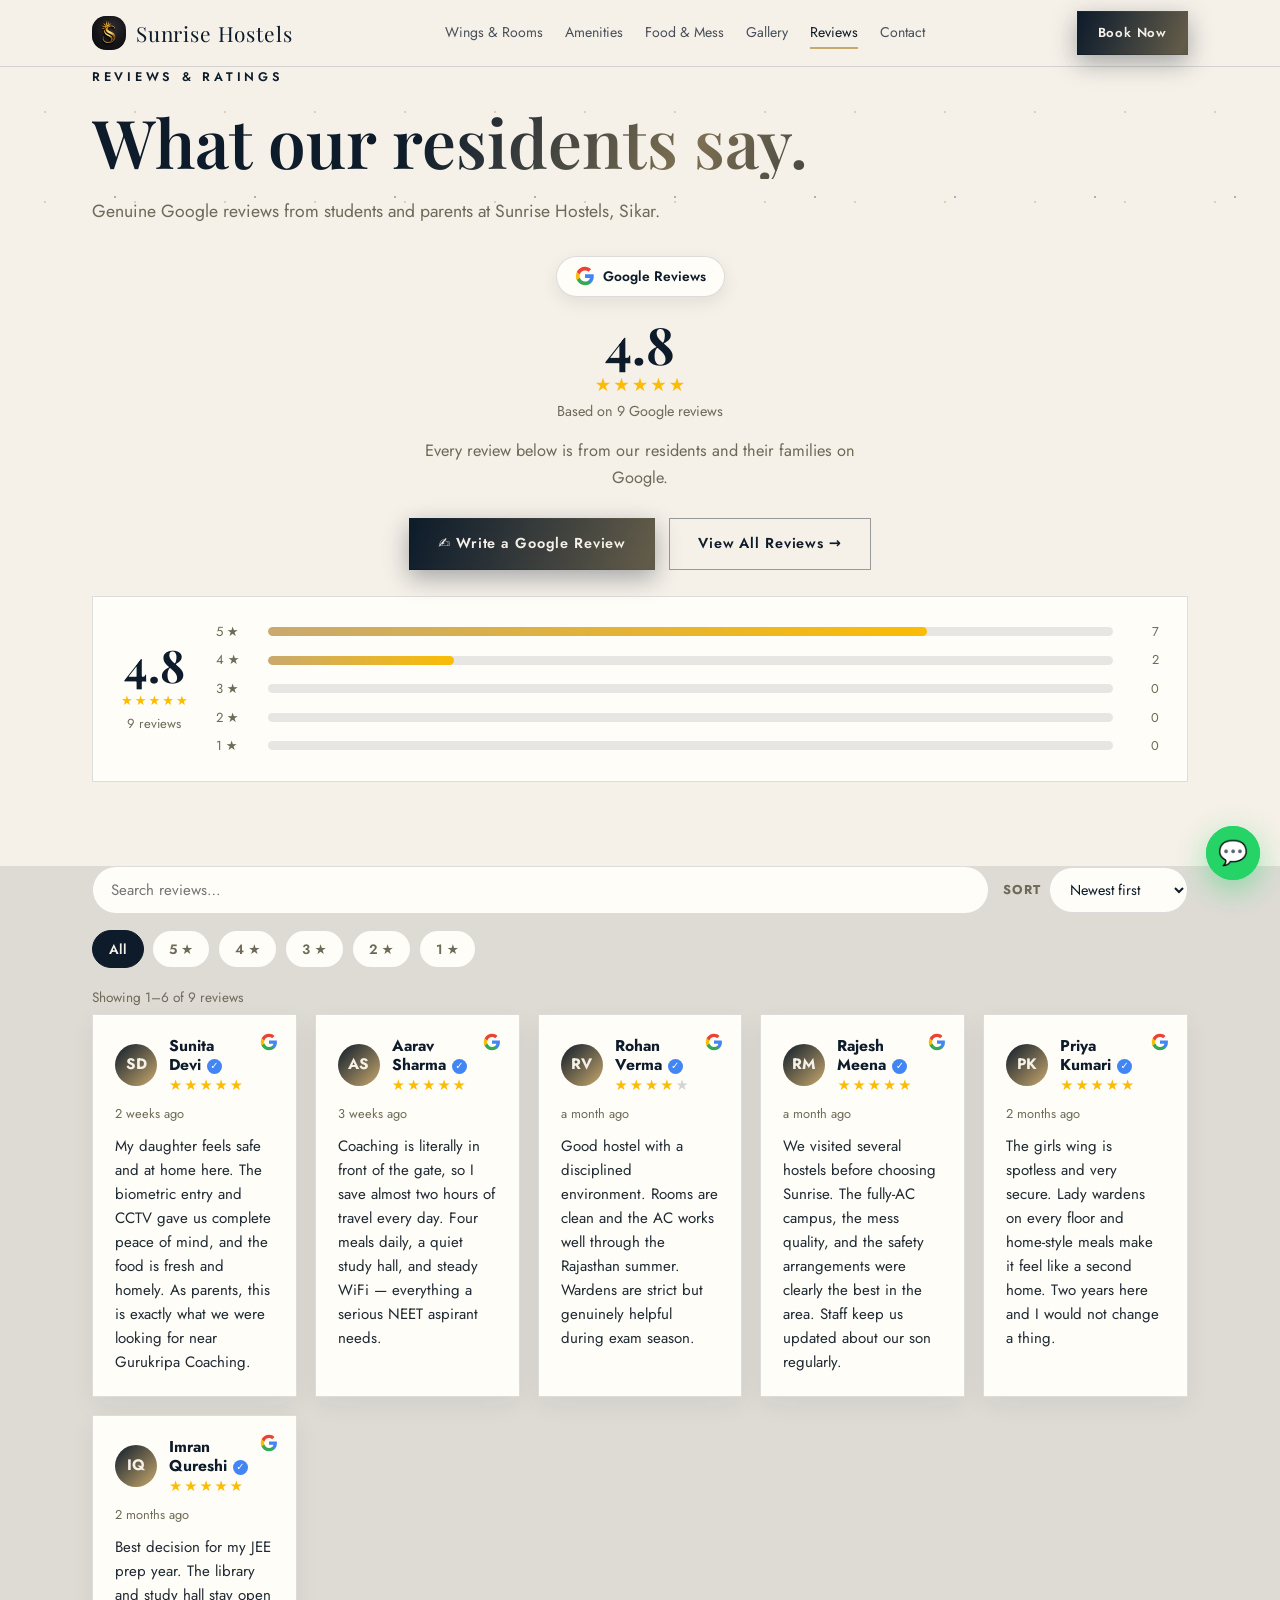
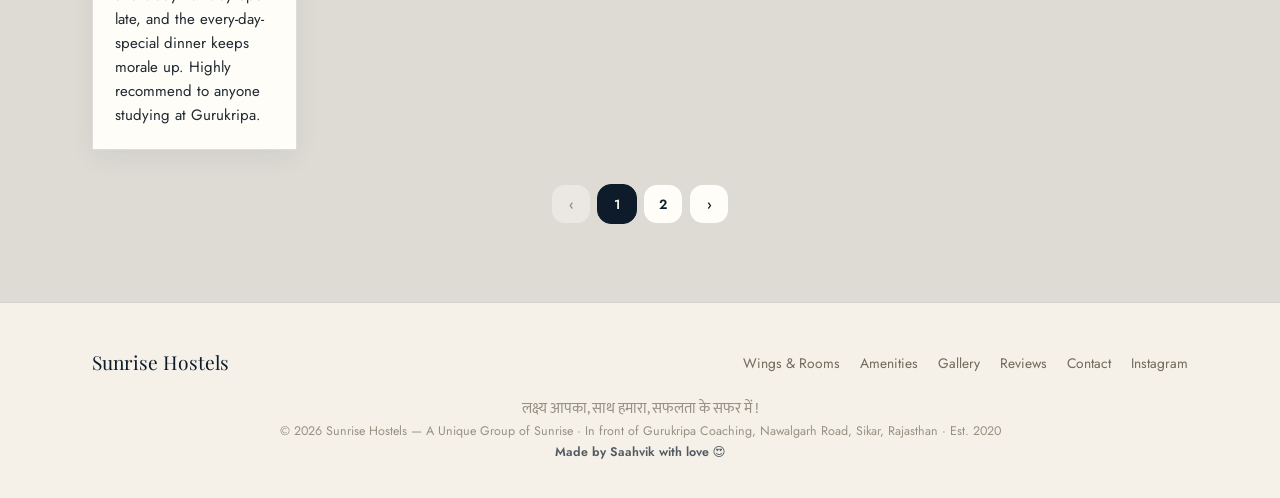
<file: reviews.html>
<!DOCTYPE html>
<html lang="en">
<head>
  <meta charset="UTF-8" />
  <meta name="viewport" content="width=device-width, initial-scale=1.0" />
  <title>Reviews &amp; Ratings · Sunrise Hostels, Sikar</title>
  <meta name="description" content="Read every Google review for Sunrise Hostels, Sikar — boys & girls hostel in front of Gurukripa Coaching. Search, sort and filter genuine reviews from our residents." />
  <meta property="og:title" content="Reviews & Ratings · Sunrise Hostels, Sikar" />
  <meta property="og:description" content="Genuine Google reviews from Sunrise Hostels residents and their families." />
  <meta property="og:image" content="images/sunrise logo/sUNRISE.webp" />
  <link rel="preconnect" href="https://fonts.googleapis.com" />
  <link rel="preconnect" href="https://fonts.gstatic.com" crossorigin />
  <link rel="preload" as="style" href="https://fonts.googleapis.com/css2?family=Playfair+Display:ital,wght@0,500;0,600;0,700;1,500&family=Jost:wght@400;500;600;700&family=Mukta:wght@500;600;700&display=swap" />
  <link href="https://fonts.googleapis.com/css2?family=Playfair+Display:ital,wght@0,500;0,600;0,700;1,500&family=Jost:wght@400;500;600;700&family=Mukta:wght@500;600;700&display=swap" rel="stylesheet" media="print" onload="this.media='all'" />
  <noscript><link href="https://fonts.googleapis.com/css2?family=Playfair+Display:ital,wght@0,500;0,600;0,700;1,500&family=Jost:wght@400;500;600;700&family=Mukta:wght@500;600;700&display=swap" rel="stylesheet" /></noscript>
  <link rel="icon" href="favicon.ico" sizes="any" />
  <link rel="shortcut icon" href="favicon.ico" />
  <link rel="icon" type="image/png" sizes="96x96" href="favicon-96x96.png" />
  <link rel="apple-touch-icon" sizes="180x180" href="apple-touch-icon.png" />
  <link rel="manifest" href="site.webmanifest" />
  <meta name="theme-color" content="#0d1b2a" />
  <link rel="stylesheet" href="assets/css/style.min.css" />
  <link rel="stylesheet" href="assets/css/google-reviews.min.css" />
</head>
<body class="rv-page" data-theme-aware="true">

  <!-- ======================= Nav ======================= -->
  <nav class="d-nav">
    <div class="d-wrap d-nav__in">
      <a href="index.html#top" class="d-nav__brand">
        <span class="d-nav__mark">S<img src="images/sunrise%20logo/LOGO.webp" alt="" onerror="this.remove()" /></span>
        Sunrise Hostels
      </a>
      <div class="d-nav__links" id="nav-links">
        <a href="index.html#wings">Wings &amp; Rooms</a>
        <a href="index.html#amenities">Amenities</a>
        <a href="index.html#mess">Food &amp; Mess</a>
        <a href="index.html#gallery">Gallery</a>
        <a href="reviews.html" class="is-active">Reviews</a>
        <a href="index.html#visit">Contact</a>
      </div>
      <a href="https://wa.me/919602114011?text=Hi%20Sunrise%20Hostels%2C%20I%27d%20like%20to%20book%20a%20visit." target="_blank" rel="noopener noreferrer" class="d-btn d-btn--primary d-nav__cta">Book Now</a>
      <button class="d-nav__toggle" aria-label="Menu" aria-expanded="false">☰</button>
    </div>
  </nav>

  <!-- ======================= Hero ======================= -->
  <header class="d-hero d-hero--minimal pat-sparkle">
    <div class="d-wrap">
      <div class="d-hero__tag">Reviews &amp; Ratings</div>
      <h1 class="d-hero__title">What our residents say.</h1>
      <div class="d-hero__rule"></div>
      <p class="d-hero__sub">Genuine Google reviews from students and parents at Sunrise Hostels, Sikar.</p>
    </div>
  </header>

  <!-- ======================= Summary + distribution ======================= -->
  <section class="d-section" style="padding-top:0">
    <div class="d-wrap">
      <div id="rp-summary" aria-live="polite"></div>
      <div id="rp-stats" style="margin-top:26px"></div>
    </div>
  </section>

  <!-- ======================= Controls + list ======================= -->
  <section class="d-section d-section--tint" style="padding-top:0">
    <div class="d-wrap">
      <div class="rp-toolbar">
        <div class="rp-search">
          <input type="search" id="rp-search" placeholder="Search reviews…" aria-label="Search reviews" />
        </div>
        <div class="rp-sortwrap">
          <label for="rp-sort" class="rp-sortlabel">Sort</label>
          <select id="rp-sort" aria-label="Sort reviews">
            <option value="newest">Newest first</option>
            <option value="oldest">Oldest first</option>
            <option value="highest">Highest rating</option>
            <option value="lowest">Lowest rating</option>
          </select>
        </div>
      </div>

      <div id="rp-filters" class="rp-filters" role="group" aria-label="Filter by rating">
        <button data-stars="all" class="is-active">All</button>
        <button data-stars="5">5 ★</button>
        <button data-stars="4">4 ★</button>
        <button data-stars="3">3 ★</button>
        <button data-stars="2">2 ★</button>
        <button data-stars="1">1 ★</button>
      </div>

      <p id="rp-count" class="rp-count" aria-live="polite"></p>
      <div id="rp-list" aria-live="polite"></div>
      <div id="rp-pager"></div>
    </div>
  </section>

  <!-- ======================= Footer ======================= -->
  <footer class="d-foot">
    <div class="d-wrap d-foot__in">
      <div class="d-foot__brand">Sunrise Hostels</div>
      <div class="d-foot__links">
        <a href="index.html#wings">Wings &amp; Rooms</a>
        <a href="index.html#amenities">Amenities</a>
        <a href="index.html#gallery">Gallery</a>
        <a href="reviews.html">Reviews</a>
        <a href="index.html#visit">Contact</a>
        <a href="https://www.instagram.com/sunrisehostels.sikar/" target="_blank" rel="noopener noreferrer">Instagram</a>
      </div>
    </div>
    <p class="d-foot__note">
      <span class="hi" style="font-size: 0.92rem">लक्ष्य आपका, साथ हमारा, सफलता के सफर में !</span><br />
      © <span id="year">2026</span> Sunrise Hostels — A Unique Group of Sunrise · In front of Gurukripa Coaching, Nawalgarh Road, Sikar, Rajasthan · Est. 2020<br />
      <a href="https://saahvik.com" target="_blank" rel="noopener noreferrer">Made by Saahvik with love 😍</a>
    </p>
  </footer>

  <a class="wa-float" href="https://wa.me/919602114011?text=Hi%20Sunrise%20Hostels%2C%20I%27d%20like%20to%20enquire%20about%20a%20room." target="_blank" rel="noopener noreferrer" aria-label="Chat on WhatsApp">💬</a>

  <script src="assets/js/reviews-store.min.js" defer></script>
  <script src="assets/js/reviews-ui.min.js" defer></script>
  <script src="assets/js/reviews-page.min.js" defer></script>
  <script src="assets/js/main.min.js" defer></script>
  <script src="assets/js/premium.min.js" defer></script>
</body>
</html>
</file>
<file: assets/css/style.min.css>
:root{--d-bg:#f5f0e8;--d-surface:#fffdf8;--d-ink:#0d1b2a;--d-muted:#6f6a58;--d-primary:#0d1b2a;--d-accent:#c9a96e;--d-on-primary:#f5f0e8;--d-radius:14;--d-head:'Playfair Display',Georgia,serif;--d-body:'Jost',system-ui,sans-serif;--soft:color-mix(in srgb,var(--d-primary) 10%,var(--d-bg));--line:color-mix(in srgb,var(--d-ink) 14%,transparent);--wash:color-mix(in srgb,var(--d-primary) 55%,var(--d-bg))}*{margin:0;padding:0;box-sizing:border-box}html{scroll-behavior:smooth}body{background:var(--d-bg);color:var(--d-ink);font-family:var(--d-body);line-height:1.65;min-height:100vh;-webkit-font-smoothing:antialiased}h1,h2,h3,h4{font-family:var(--d-head);font-weight:600;line-height:1.12;margin:0}p{margin:0}a{color:inherit;text-decoration:none}img{max-width:100%;display:block}::selection{background:color-mix(in srgb,var(--d-primary) 30%,transparent)}.d-wrap{max-width:1140px;margin:0 auto;padding:0 22px}.d-section{padding:78px 0}.d-section--tint{background:var(--soft)}.d-section--primary{background:linear-gradient(135deg,var(--d-primary),color-mix(in srgb,var(--d-primary) 70%,var(--d-accent)));color:var(--d-on-primary)}.d-kicker{display:inline-block;font-size:0.74rem;font-weight:600;letter-spacing:0.28em;text-transform:uppercase;color:var(--d-primary);margin-bottom:12px}.d-section--primary .d-kicker{color:var(--d-on-primary);opacity:0.8}.d-h2{font-size:clamp(1.7rem,3.4vw,2.5rem);margin-bottom:14px}.d-lede{max-width:62ch;color:var(--d-muted);font-size:1.03rem}.d-center{text-align:center}.d-center .d-lede{margin-left:auto;margin-right:auto}.pat-sparkle{background-image:radial-gradient(color-mix(in srgb,var(--d-accent) 45%,transparent) 1px,transparent 1.5px),radial-gradient(color-mix(in srgb,var(--d-primary) 30%,transparent) 1px,transparent 1.5px);background-size:90px 90px,140px 140px;background-position:0 0,45px 60px}.d-section--primary.pat-sparkle{background-image:radial-gradient(color-mix(in srgb,var(--d-accent) 55%,transparent) 1px,transparent 1.5px),linear-gradient(135deg,var(--d-primary),color-mix(in srgb,var(--d-primary) 70%,var(--d-accent)));background-size:90px 90px,100% 100%;background-position:0 0,0 0}.d-btn{display:inline-flex;align-items:center;gap:8px;padding:13px 28px;border-radius:calc(var(--d-radius) * 1px+6px);border:1.5px solid transparent;font-family:var(--d-body);font-size:0.9rem;font-weight:600;letter-spacing:0.06em;cursor:pointer;transition:transform 0.18s ease,box-shadow 0.18s ease,background 0.18s ease}.d-btn:hover{transform:translateY(-2px)}.d-btn--primary{color:var(--d-on-primary);box-shadow:0 8px 24px color-mix(in srgb,var(--d-primary) 35%,transparent);background:linear-gradient(110deg,var(--d-primary) 0%,color-mix(in srgb,var(--d-primary) 55%,var(--d-accent)) 50%,var(--d-primary) 100%);background-size:200% 100%}@media (prefers-reduced-motion:no-preference){.d-btn--primary{animation:lux-sheen 5s ease-in-out infinite}}@keyframes lux-sheen{0%,100%{background-position:0% 0}50%{background-position:100% 0}}.d-btn--ghost{border-color:color-mix(in srgb,currentColor 40%,transparent);background:transparent;color:inherit}.d-btn--accent{background:var(--d-accent);color:color-mix(in srgb,var(--d-ink) 88%,var(--d-bg));border:none;font-size:0.94rem}.d-nav{position:sticky;top:0;z-index:40;background:color-mix(in srgb,var(--d-bg) 86%,transparent);backdrop-filter:blur(12px);-webkit-backdrop-filter:blur(12px);border-bottom:1px solid var(--line)}.d-nav__in{display:flex;align-items:center;justify-content:space-between;height:66px;gap:18px}.d-nav__brand{font-family:var(--d-head);font-size:1.3rem;letter-spacing:0.04em;display:flex;align-items:center;gap:10px;white-space:nowrap}.d-nav__mark{width:34px;height:34px;border-radius:calc(var(--d-radius) * 1px);background:linear-gradient(135deg,var(--d-primary),var(--d-accent));color:var(--d-on-primary);display:inline-flex;align-items:center;justify-content:center;font-size:1rem;font-weight:700;flex:none}.d-nav__links{display:flex;gap:22px;font-size:0.88rem}.d-nav__links a{opacity:0.75;transition:opacity 0.15s ease,color 0.15s ease}.d-nav__links a:hover{opacity:1;color:var(--d-primary)}.d-nav__cta{padding:10px 20px;font-size:0.82rem}.d-nav__toggle{display:none;background:none;border:none;font-size:1.4rem;color:var(--d-ink);cursor:pointer;padding:4px 8px}@media (max-width:880px){.d-nav__links{display:none;position:absolute;top:66px;left:0;right:0;flex-direction:column;gap:0;background:var(--d-surface);border-bottom:1px solid var(--line);padding:8px 22px 16px}.d-nav__links.open{display:flex}.d-nav__links a{padding:11px 0;border-bottom:1px solid var(--line)}.d-nav__links a:last-child{border-bottom:none}.d-nav__toggle{display:block}.d-nav__cta{display:none}}.d-hero{position:relative;overflow:hidden}.d-hero__tag{font-size:0.78rem;font-weight:600;letter-spacing:0.3em;text-transform:uppercase;color:var(--d-primary);margin-bottom:16px}.d-hero__title{font-size:clamp(2.4rem,5.6vw,4.2rem);margin-bottom:18px}.d-hero__title{background:linear-gradient(120deg,var(--d-ink) 30%,color-mix(in srgb,var(--d-primary) 40%,var(--d-accent)) 55%,var(--d-ink) 80%);-webkit-background-clip:text;background-clip:text;-webkit-text-fill-color:transparent}.d-hero__sub{font-size:1.1rem;color:var(--d-muted);max-width:54ch;margin-bottom:30px}.d-hero__actions{display:flex;flex-wrap:wrap;gap:14px}.d-hero--aurora{min-height:78vh;display:flex;align-items:center;text-align:center;color:var(--d-ink)}.d-hero--aurora::before{content:'';position:absolute;inset:-40%;background:radial-gradient(38% 42% at 28% 34%,color-mix(in srgb,var(--d-primary) 42%,transparent),transparent 70%),radial-gradient(34% 38% at 72% 28%,color-mix(in srgb,var(--d-accent) 36%,transparent),transparent 70%),radial-gradient(42% 46% at 58% 78%,color-mix(in srgb,var(--d-primary) 30%,transparent),transparent 70%);filter:blur(10px)}@media (prefers-reduced-motion:no-preference){.d-hero--aurora::before{animation:d-aurora 16s ease-in-out infinite alternate}}@keyframes d-aurora{0%{transform:rotate(0deg) scale(1)}100%{transform:rotate(8deg) scale(1.12)}}.d-hero--aurora .d-hero__grid{position:relative;width:100%;padding:96px 0}.d-hero--aurora .d-hero__sub{margin-left:auto;margin-right:auto;color:color-mix(in srgb,var(--d-ink) 78%,transparent)}.d-hero--aurora .d-hero__actions{justify-content:center}.d-hero__badges{display:flex;flex-wrap:wrap;justify-content:center;gap:12px 26px;margin-top:34px;font-size:0.88rem;color:var(--d-muted)}.d-visual{position:relative;border-radius:calc(var(--d-radius) * 1px);overflow:hidden;display:flex;align-items:flex-end;min-height:180px;color:#ffffff}.d-visual::before{content:'';position:absolute;inset:0}.d-visual--0::before{background:linear-gradient(140deg,var(--wash),color-mix(in srgb,var(--d-accent) 60%,var(--d-bg)))}.d-visual--1::before{background:linear-gradient(160deg,color-mix(in srgb,var(--d-primary) 80%,#000),var(--wash))}.d-visual--2::before{background:linear-gradient(120deg,color-mix(in srgb,var(--d-accent) 70%,var(--d-bg)),color-mix(in srgb,var(--d-primary) 65%,#223))}.d-visual--3::before{background:linear-gradient(200deg,var(--wash),color-mix(in srgb,var(--d-primary) 85%,#101))}.d-visual::after{content:'';position:absolute;inset:0;background-image:radial-gradient(rgba(255,255,255,0.16) 1px,transparent 1.4px);background-size:22px 22px;mix-blend-mode:overlay}.d-visual__label{position:relative;z-index:1;padding:12px 16px;font-size:0.8rem;font-weight:600;letter-spacing:0.08em;text-shadow:0 1px 6px rgba(0,0,0,0.35)}.d-visual__glyph{position:absolute;top:50%;left:50%;transform:translate(-50%,-54%);font-family:var(--d-head);font-size:4.4rem;opacity:0.3;z-index:1}.d-visual>img{position:absolute;inset:0;width:100%;height:100%;object-fit:cover}.d-grid{display:grid;gap:22px;margin-top:42px}.d-grid--2{grid-template-columns:repeat(auto-fit,minmax(300px,1fr))}.d-grid--3{grid-template-columns:repeat(auto-fit,minmax(270px,1fr))}.d-grid--4{grid-template-columns:repeat(auto-fit,minmax(210px,1fr))}.d-card{background:var(--d-surface);border:1px solid var(--line);border-radius:calc(var(--d-radius) * 1px);overflow:hidden;transition:transform 0.2s ease,box-shadow 0.2s ease,border-color 0.2s ease}.d-card:hover{transform:translateY(-4px);box-shadow:0 22px 60px color-mix(in srgb,var(--d-primary) 26%,transparent);border-color:color-mix(in srgb,var(--d-primary) 45%,transparent)}.d-card__body{padding:22px}.d-card__title{font-size:1.15rem;margin-bottom:6px}.d-card__meta{color:var(--d-muted);font-size:0.9rem}.d-card__price{color:var(--d-primary);font-weight:700;font-size:1.05rem;margin-top:12px}.d-card__price small{color:var(--d-muted);font-weight:400}.d-card .d-visual{border-radius:0;aspect-ratio:4/5;min-height:0}.d-card-link{display:block;color:inherit;text-decoration:none}.d-card__chips{display:flex;flex-wrap:wrap;gap:8px;margin-top:14px}.d-card__chips span{font-size:0.76rem;font-weight:600;letter-spacing:0.04em;border:1px solid var(--line);background:var(--soft);color:var(--d-primary);border-radius:999px;padding:4px 12px}.d-amen{display:flex;gap:12px;align-items:center;background:var(--d-surface);border:1px solid var(--line);border-radius:calc(var(--d-radius) * 1px);padding:16px 18px;font-size:0.94rem}.d-amen__dot{width:38px;height:38px;flex:none;border-radius:50%;background:var(--soft);color:var(--d-primary);display:inline-flex;align-items:center;justify-content:center;font-size:1rem}.d-feat{display:grid;grid-template-columns:repeat(auto-fit,minmax(220px,1fr));gap:30px;margin-top:42px}.d-feat__item h4{font-size:1.05rem;margin:10px 0 6px}.d-feat__item p{color:var(--d-muted);font-size:0.92rem}.d-feat__num{font-family:var(--d-head);font-size:1.9rem;color:var(--d-primary)}.d-gallery{display:grid;grid-template-columns:repeat(4,1fr);gap:14px;margin-top:42px}.d-gallery .d-visual{aspect-ratio:1;min-height:0}.d-gallery .d-visual:nth-child(1){grid-column:span 2;aspect-ratio:2/1}.d-gallery .d-visual:nth-child(6){grid-column:span 2;aspect-ratio:2/1}@media (max-width:720px){.d-gallery{grid-template-columns:repeat(2,1fr)}}.d-stats{display:grid;grid-template-columns:repeat(auto-fit,minmax(160px,1fr));gap:18px;margin-top:42px}.d-stat{text-align:center;padding:26px 14px;border:1px solid var(--line);border-radius:calc(var(--d-radius) * 1px);background:var(--d-surface)}.d-stat b{display:block;font-family:var(--d-head);font-size:2.1rem;color:var(--d-primary)}.d-stat span{font-size:0.8rem;letter-spacing:0.12em;text-transform:uppercase;color:var(--d-muted)}.d-quote{background:var(--d-surface);border:1px solid var(--line);border-left:4px solid var(--d-primary);border-radius:calc(var(--d-radius) * 1px);padding:26px;font-size:0.98rem}.d-quote footer{margin-top:16px;color:var(--d-muted);font-size:0.86rem}.d-quote footer b{color:var(--d-ink)}.d-quote .stars{color:var(--d-accent);letter-spacing:2px;margin-bottom:10px}.d-table{width:100%;border-collapse:collapse;margin-top:42px;background:var(--d-surface);border-radius:calc(var(--d-radius) * 1px);overflow:hidden;border:1px solid var(--line)}.d-table th,.d-table td{padding:15px 18px;text-align:left;font-size:0.94rem;border-bottom:1px solid var(--line)}.d-table th{background:var(--soft);font-family:var(--d-body);font-weight:700;font-size:0.8rem;letter-spacing:0.1em;text-transform:uppercase;color:var(--d-primary)}.d-table tr:last-child td{border-bottom:none}.d-table td:last-child{color:var(--d-primary);font-weight:700}.d-tablewrap{overflow-x:auto}.d-mess{display:grid;grid-template-columns:repeat(auto-fit,minmax(200px,1fr));gap:18px;margin-top:42px}.d-mess__day{background:var(--d-surface);border:1px solid var(--line);border-radius:calc(var(--d-radius) * 1px);padding:20px}.d-mess__day h4{color:var(--d-primary);font-size:0.85rem;letter-spacing:0.14em;text-transform:uppercase;font-family:var(--d-body);font-weight:700;margin-bottom:10px}.d-mess__day p{font-size:0.92rem;color:var(--d-muted)}.d-faq{max-width:760px;margin:42px auto 0;display:grid;gap:12px}.d-faq details{background:var(--d-surface);border:1px solid var(--line);border-radius:calc(var(--d-radius) * 1px);padding:18px 22px}.d-faq summary{cursor:pointer;font-weight:600;font-size:0.98rem;list-style:none;display:flex;justify-content:space-between;align-items:center;gap:12px}.d-faq summary::-webkit-details-marker{display:none}.d-faq summary::after{content:'+';font-family:var(--d-head);font-size:1.3rem;color:var(--d-primary);flex:none}.d-faq details[open] summary::after{content:'–'}.d-faq details p{margin-top:12px;color:var(--d-muted);font-size:0.94rem}.d-book{display:grid;grid-template-columns:repeat(auto-fit,minmax(170px,1fr));gap:14px;background:var(--d-surface);border:1px solid var(--line);border-radius:calc(var(--d-radius) * 1px+6px);padding:22px;box-shadow:0 18px 50px color-mix(in srgb,var(--d-ink) 12%,transparent);margin-top:42px}.d-book label{font-size:0.72rem;font-weight:700;letter-spacing:0.14em;text-transform:uppercase;color:var(--d-muted);display:block;margin-bottom:6px}.d-book__field,.d-book select{width:100%;border:1px solid var(--line);border-radius:calc(var(--d-radius) * 1px);padding:12px 14px;font-size:0.94rem;background:var(--d-bg);color:var(--d-ink);font-family:inherit}.d-book__cta{display:flex;align-items:flex-end}.d-book__cta .d-btn{width:100%;justify-content:center}.d-tour{position:relative;border-radius:calc(var(--d-radius) * 1px+8px);overflow:hidden;min-height:340px;display:flex;align-items:center;justify-content:center;text-align:center;color:#fff;margin-top:42px}.d-tour__play{width:76px;height:76px;border-radius:50%;background:rgba(255,255,255,0.16);border:2px solid rgba(255,255,255,0.7);backdrop-filter:blur(4px);display:flex;align-items:center;justify-content:center;font-size:1.5rem;margin:0 auto 18px}.d-tour h3{font-size:1.6rem;text-shadow:0 2px 12px rgba(0,0,0,0.4)}.d-event{display:flex;gap:18px;align-items:center;background:var(--d-surface);border:1px solid var(--line);border-radius:calc(var(--d-radius) * 1px);padding:18px 20px}.d-event__date{flex:none;width:62px;text-align:center;border-radius:calc(var(--d-radius) * 1px);background:var(--soft);color:var(--d-primary);padding:10px 0}.d-event__date b{display:block;font-family:var(--d-head);font-size:1.4rem}.d-event__date span{font-size:0.7rem;letter-spacing:0.14em;text-transform:uppercase}.d-event h4{font-size:1.02rem}.d-event p{color:var(--d-muted);font-size:0.88rem}.d-team{text-align:center}.d-team .d-visual{aspect-ratio:1;min-height:0;border-radius:50%;width:120px;margin:0 auto 14px;align-items:center;justify-content:center}.d-team h4{font-size:1rem}.d-team p{color:var(--d-muted);font-size:0.86rem}.d-logos{display:flex;flex-wrap:wrap;gap:14px;justify-content:center;margin-top:36px}.d-logos span{border:1px solid var(--line);background:var(--d-surface);border-radius:999px;padding:10px 22px;font-size:0.86rem;font-weight:600;letter-spacing:0.06em;color:var(--d-muted)}.d-story{display:grid;grid-template-columns:0.9fr 1.1fr;gap:52px;align-items:center}.d-story .d-visual{min-height:380px}.d-story blockquote{font-family:var(--d-head);font-size:1.5rem;line-height:1.4;margin:22px 0;color:var(--d-primary)}@media (max-width:880px){.d-story{grid-template-columns:1fr}}.d-awards{display:grid;grid-template-columns:repeat(auto-fit,minmax(220px,1fr));gap:18px;margin-top:42px}.d-award{text-align:center;border:1px solid color-mix(in srgb,var(--d-primary) 35%,transparent);border-radius:calc(var(--d-radius) * 1px);padding:28px 18px;background:var(--d-surface)}.d-award__medal{font-size:1.8rem;margin-bottom:10px}.d-award h4{font-size:0.98rem}.d-award p{color:var(--d-muted);font-size:0.84rem;margin-top:4px}.d-marquee{overflow:hidden;border-block:1px solid var(--line);padding:16px 0;background:var(--soft)}.d-marquee__track{display:flex;gap:48px;white-space:nowrap;width:max-content}@media (prefers-reduced-motion:no-preference){.d-marquee__track{animation:d-marquee 28s linear infinite}}@keyframes d-marquee{to{transform:translateX(-50%)}}.d-marquee__track span{font-family:var(--d-head);font-size:1.05rem;letter-spacing:0.16em;text-transform:uppercase;color:var(--d-primary)}.d-marquee__set{display:inline-flex;gap:48px}.d-map{border-radius:calc(var(--d-radius) * 1px);min-height:300px;margin-top:42px;position:relative;overflow:hidden;border:1px solid var(--line);background:linear-gradient(color-mix(in srgb,var(--d-ink) 8%,transparent) 1.5px,transparent 1.5px),linear-gradient(90deg,color-mix(in srgb,var(--d-ink) 8%,transparent) 1.5px,transparent 1.5px),var(--soft);background-size:52px 52px}.d-map iframe{position:absolute;inset:0;width:100%;height:100%;border:0}.d-map__pin{position:absolute;top:46%;left:50%;transform:translate(-50%,-100%);font-size:2.2rem;filter:drop-shadow(0 4px 8px rgba(0,0,0,0.3))}.d-map__card{position:absolute;bottom:18px;left:18px;background:var(--d-surface);border:1px solid var(--line);border-radius:calc(var(--d-radius) * 1px);padding:14px 18px;font-size:0.88rem;max-width:300px}.d-map__card b{display:block;margin-bottom:2px}.d-map__card span{color:var(--d-muted)}.d-cta{text-align:center}.d-cta .d-h2{margin-bottom:10px}.d-cta p{opacity:0.85;max-width:52ch;margin:0 auto 28px}.d-contact{display:grid;grid-template-columns:repeat(auto-fit,minmax(200px,1fr));gap:14px;max-width:720px;margin:34px auto 0}.d-contact input{border:1px solid color-mix(in srgb,var(--d-on-primary) 40%,transparent);background:color-mix(in srgb,var(--d-on-primary) 12%,transparent);color:inherit;border-radius:calc(var(--d-radius) * 1px);padding:13px 16px;font-size:0.94rem;font-family:inherit}.d-contact input::placeholder{color:inherit;opacity:0.6}.d-contact .d-btn{justify-content:center}.d-cta__direct{margin-top:26px;display:flex;flex-wrap:wrap;gap:12px 30px;justify-content:center;font-size:0.92rem;opacity:0.9}.d-cta__direct a{text-decoration:underline;text-underline-offset:3px}.icon-link{display:inline-flex;align-items:center;gap:8px}.icon-link__svg{width:1.05em;height:1.05em;flex:none}.d-foot{border-top:1px solid var(--line);padding:44px 0 36px}.d-foot__in{display:flex;flex-wrap:wrap;gap:24px;justify-content:space-between;align-items:center}.d-foot__brand{font-family:var(--d-head);font-size:1.2rem}.d-foot__links{display:flex;flex-wrap:wrap;gap:20px;font-size:0.86rem;color:var(--d-muted)}.d-foot__note{font-size:0.78rem;color:var(--d-muted);width:100%;text-align:center;margin-top:18px;opacity:0.7}.d-foot__note a{color:var(--d-primary);font-weight:600;transition:color 0.2s ease}.d-foot__note a:hover{color:var(--d-accent);text-decoration:underline;text-underline-offset:3px}.lux-medallion{padding-bottom:40px}.lux-medallion__coin{width:150px;height:150px;margin:0 auto;border-radius:50%;position:relative;display:flex;align-items:center;justify-content:center;background:radial-gradient(circle at 32% 28%,color-mix(in srgb,var(--d-accent) 75%,#fff) 0%,var(--d-accent) 42%,color-mix(in srgb,var(--d-accent) 55%,#000) 100%);box-shadow:0 20px 50px color-mix(in srgb,var(--d-accent) 40%,transparent),inset 0 0 0 3px color-mix(in srgb,#ffffff 35%,transparent),inset 0 0 0 10px color-mix(in srgb,var(--d-accent) 70%,#000)}.lux-medallion__coin span{font-family:var(--d-head);font-size:4rem;font-weight:700;color:var(--d-primary);text-shadow:0 2px 10px rgba(0,0,0,0.25)}@media (prefers-reduced-motion:no-preference){.lux-medallion__coin{animation:lux-coin 7s ease-in-out infinite}}@keyframes lux-coin{0%,100%{transform:rotateY(0deg) translateY(0)}25%{transform:rotateY(24deg) translateY(-6px)}75%{transform:rotateY(-24deg) translateY(-6px)}}.lux-manifesto__card{max-width:820px;margin:0 auto;border:1px solid transparent;border-radius:calc(var(--d-radius) * 1px+8px);padding:54px 52px;background:linear-gradient(color-mix(in srgb,var(--d-primary) 5%,var(--d-surface)),color-mix(in srgb,var(--d-primary) 5%,var(--d-surface))) padding-box,linear-gradient(150deg,var(--d-accent),transparent 40%,var(--d-accent)) border-box;position:relative}@media (max-width:640px){.lux-manifesto__card{padding:36px 26px}}.lux-manifesto__card ul{list-style:none;padding:0;display:grid;gap:0;margin-top:8px}.lux-manifesto__card li{padding:13px 0 13px 34px;position:relative;border-bottom:1px solid var(--line);font-size:0.98rem}.lux-manifesto__card li:last-child{border-bottom:none}.lux-manifesto__card li::before{content:'✦';position:absolute;left:4px;color:var(--d-accent)}.lux-manifesto__sign{margin-top:30px;font-family:var(--d-head);font-size:1.3rem;font-style:italic;color:var(--d-primary);text-align:right}.hi{font-family:'Mukta','Jost',system-ui,sans-serif}.hero-tagline{position:relative;font-size:clamp(1.05rem,2.2vw,1.4rem);font-weight:600;color:color-mix(in srgb,var(--d-accent) 55%,var(--d-primary));letter-spacing:0.02em;margin-bottom:16px}.d-nav__mark{position:relative;overflow:hidden}.d-nav__mark img{position:absolute;inset:0;width:100%;height:100%;object-fit:cover;border-radius:inherit}.lux-medallion__coin{overflow:hidden}.lux-medallion__coin img{position:absolute;inset:0;width:100%;height:100%;object-fit:cover;border-radius:50%}.cta-wordmark{display:block;max-width:min(340px,70vw);margin:0 auto 22px;border-radius:calc(var(--d-radius) * 1px)}.d-visual>img.loaded-photo{position:absolute;inset:0;width:100%;height:100%;object-fit:cover;z-index:0}.d-visual.has-photo .d-visual__glyph{display:none}.d-visual.has-photo .d-visual__label{background:linear-gradient(transparent,rgba(0,0,0,0.55));width:100%}.d-visual[data-img-dim].has-photo::before{background:rgba(13,27,42,0.55);z-index:1}a.d-map{display:block;cursor:pointer;transition:box-shadow 0.2s ease}a.d-map:hover{box-shadow:0 16px 40px color-mix(in srgb,var(--d-ink) 18%,transparent)}.reveal-on .reveal{opacity:0;transform:translateY(18px);transition:opacity 0.6s ease,transform 0.6s ease}.reveal-on .reveal.in{opacity:1;transform:none}.wa-float{position:fixed;right:20px;bottom:20px;z-index:60;width:54px;height:54px;border-radius:50%;background:#25d366;color:#fff;display:flex;align-items:center;justify-content:center;font-size:1.5rem;box-shadow:0 10px 30px rgba(37,211,102,0.45);transition:transform 0.18s ease}.wa-float:hover{transform:scale(1.08)}.preloader{position:fixed;inset:0;z-index:200;background:radial-gradient(120% 120% at 50% 110%,#16283c 0%,var(--d-primary) 55%,#091320 100%);display:flex;flex-direction:column;align-items:center;justify-content:center;gap:18px;color:var(--d-on-primary);transition:opacity 0.7s ease,visibility 0.7s ease,transform 0.9s cubic-bezier(0.7,0,0.3,1)}.preloader.done{opacity:0;visibility:hidden;transform:translateY(-6%);pointer-events:none}.preloader__sun{position:relative;width:110px;height:110px;border-radius:50%;overflow:visible;animation:pre-rise 1.4s cubic-bezier(0.2,0.8,0.3,1) both}.preloader__sun img{width:100%;height:100%;object-fit:cover;border-radius:50%;box-shadow:0 0 60px color-mix(in srgb,var(--d-accent) 55%,transparent),0 0 120px color-mix(in srgb,var(--d-accent) 25%,transparent)}.preloader__rays{position:absolute;inset:-26px;border-radius:50%;background:conic-gradient(from 0deg,transparent 0 10deg,color-mix(in srgb,var(--d-accent) 45%,transparent) 12deg 14deg,transparent 16deg 40deg,color-mix(in srgb,var(--d-accent) 45%,transparent) 42deg 44deg,transparent 46deg 70deg,color-mix(in srgb,var(--d-accent) 45%,transparent) 72deg 74deg,transparent 76deg 100deg,color-mix(in srgb,var(--d-accent) 45%,transparent) 102deg 104deg,transparent 106deg 130deg,color-mix(in srgb,var(--d-accent) 45%,transparent) 132deg 134deg,transparent 136deg 160deg,color-mix(in srgb,var(--d-accent) 45%,transparent) 162deg 164deg,transparent 166deg 190deg,color-mix(in srgb,var(--d-accent) 45%,transparent) 192deg 194deg,transparent 196deg 220deg,color-mix(in srgb,var(--d-accent) 45%,transparent) 222deg 224deg,transparent 226deg 250deg,color-mix(in srgb,var(--d-accent) 45%,transparent) 252deg 254deg,transparent 256deg 280deg,color-mix(in srgb,var(--d-accent) 45%,transparent) 282deg 284deg,transparent 286deg 310deg,color-mix(in srgb,var(--d-accent) 45%,transparent) 312deg 314deg,transparent 316deg 340deg,color-mix(in srgb,var(--d-accent) 45%,transparent) 342deg 344deg,transparent 346deg 360deg);-webkit-mask:radial-gradient(circle,transparent 52%,#000 55%);mask:radial-gradient(circle,transparent 52%,#000 55%);animation:pre-spin 9s linear infinite}@keyframes pre-spin{to{transform:rotate(360deg)}}@keyframes pre-rise{from{transform:translateY(46px) scale(0.7);opacity:0}to{transform:translateY(0) scale(1);opacity:1}}.preloader__name{font-family:var(--d-head);font-size:1.35rem;letter-spacing:0.42em;text-indent:0.42em;animation:pre-fade 1s ease 0.35s both}.preloader__tag{font-size:0.95rem;color:var(--d-accent);animation:pre-fade 1s ease 0.55s both}@keyframes pre-fade{from{opacity:0;transform:translateY(12px)}to{opacity:1;transform:none}}.preloader__bar{width:min(240px,60vw);height:2px;margin-top:10px;background:color-mix(in srgb,var(--d-on-primary) 16%,transparent);border-radius:99px;overflow:hidden}.preloader__bar i{display:block;height:100%;width:100%;transform-origin:left;background:linear-gradient(90deg,var(--d-accent),#e8d5ae);animation:pre-load 1.6s cubic-bezier(0.3,0,0.2,1) both}@keyframes pre-load{from{transform:scaleX(0)}to{transform:scaleX(1)}}@media (prefers-reduced-motion:reduce){.preloader{display:none}}.scroll-progress{position:fixed;top:0;left:0;height:3px;width:100%;z-index:120;transform-origin:left;transform:scaleX(0);background:linear-gradient(90deg,var(--d-accent),#e8d5ae,var(--d-accent));pointer-events:none}@media (pointer:fine){.cursor-dot,.cursor-ring{position:fixed;top:0;left:0;z-index:300;border-radius:50%;pointer-events:none;transform:translate(-50%,-50%)}.cursor-dot{width:7px;height:7px;background:var(--d-accent);box-shadow:0 0 12px color-mix(in srgb,var(--d-accent) 70%,transparent)}.cursor-ring{width:34px;height:34px;border:1.5px solid color-mix(in srgb,var(--d-accent) 65%,transparent);transition:width 0.25s ease,height 0.25s ease,border-color 0.25s ease,background 0.25s ease}.cursor-ring.is-hover{width:56px;height:56px;background:color-mix(in srgb,var(--d-accent) 12%,transparent);border-color:var(--d-accent)}body.has-cursor,body.has-cursor a,body.has-cursor button,body.has-cursor select{cursor:none}}.coin3d{position:relative;width:170px;height:170px;margin:0 auto;perspective:900px}.coin3d__inner{position:absolute;inset:10px;transform-style:preserve-3d}@media (prefers-reduced-motion:no-preference){.coin3d__inner{animation:coin-spin 11s cubic-bezier(0.45,0,0.55,1) infinite}}@keyframes coin-spin{0%{transform:rotateY(0deg) rotateX(6deg)}40%{transform:rotateY(180deg) rotateX(-6deg)}50%{transform:rotateY(180deg) rotateX(-6deg)}90%{transform:rotateY(360deg) rotateX(6deg)}100%{transform:rotateY(360deg) rotateX(6deg)}}.coin3d__face{position:absolute;inset:0;border-radius:50%;overflow:hidden;backface-visibility:hidden;-webkit-backface-visibility:hidden;display:flex;flex-direction:column;align-items:center;justify-content:center;background:radial-gradient(circle at 32% 28%,color-mix(in srgb,var(--d-accent) 75%,#fff) 0%,var(--d-accent) 42%,color-mix(in srgb,var(--d-accent) 55%,#000) 100%);box-shadow:0 24px 60px color-mix(in srgb,var(--d-accent) 45%,transparent),inset 0 0 0 3px color-mix(in srgb,#ffffff 35%,transparent),inset 0 0 0 10px color-mix(in srgb,var(--d-accent) 70%,#000)}.coin3d__face--front{transform:translateZ(7px)}.coin3d__face--back{transform:rotateY(180deg) translateZ(7px)}.coin3d__face span{font-family:var(--d-head);font-size:4rem;font-weight:700;color:var(--d-primary);text-shadow:0 2px 10px rgba(0,0,0,0.25)}.coin3d__face img{position:absolute;inset:0;width:100%;height:100%;object-fit:cover}.coin3d__face--back b{font-family:var(--d-head);font-size:1.7rem;line-height:1.05;color:var(--d-primary);text-align:center}.coin3d__face--back small{margin-top:6px;font-size:0.58rem;font-weight:700;letter-spacing:0.22em;color:color-mix(in srgb,var(--d-primary) 80%,var(--d-accent))}.coin3d__orbit{position:absolute;inset:-18px;pointer-events:none}@media (prefers-reduced-motion:no-preference){.coin3d__orbit{animation:orbit-spin 14s linear infinite}}@keyframes orbit-spin{to{transform:rotate(360deg)}}.coin3d__orbit i{position:absolute;font-style:normal;color:var(--d-accent);font-size:0.85rem;text-shadow:0 0 10px color-mix(in srgb,var(--d-accent) 80%,transparent)}.coin3d__orbit i:nth-child(1){top:0;left:50%}.coin3d__orbit i:nth-child(2){top:50%;right:0}.coin3d__orbit i:nth-child(3){bottom:0;left:50%}.coin3d__orbit i:nth-child(4){top:50%;left:0}.hero-dust{position:absolute;inset:0;z-index:0;pointer-events:none}.d-hero--aurora .d-hero__grid{z-index:1}.d-hero__title .tchar{display:inline-block;animation:t-in 0.7s cubic-bezier(0.2,0.7,0.3,1) both;animation-delay:calc(var(--ci) * 55ms+150ms);background:linear-gradient(120deg,var(--d-ink) 30%,color-mix(in srgb,var(--d-primary) 40%,var(--d-accent)) 55%,var(--d-ink) 80%);-webkit-background-clip:text;background-clip:text;-webkit-text-fill-color:transparent}@keyframes t-in{from{opacity:0;transform:translateY(0.35em) rotateX(45deg);filter:blur(6px)}to{opacity:1;transform:none;filter:blur(0)}}@media (prefers-reduced-motion:reduce){.d-hero__title .tchar{animation:none}}.d-hero__badges span{animation:badge-float 5s ease-in-out infinite}.d-hero__badges span:nth-child(2){animation-delay:1.2s}.d-hero__badges span:nth-child(3){animation-delay:2.4s}@keyframes badge-float{0%,100%{transform:translateY(0)}50%{transform:translateY(-5px)}}@media (prefers-reduced-motion:reduce){.d-hero__badges span{animation:none}}[data-tilt]{transform-style:preserve-3d;will-change:transform}[data-tilt] .tilt-glare{position:absolute;inset:0;z-index:3;border-radius:inherit;pointer-events:none;opacity:0;background:radial-gradient(420px circle at var(--gx,50%) var(--gy,50%),rgba(255,245,220,0.28),transparent 55%);transition:opacity 0.25s ease}[data-tilt]:hover .tilt-glare{opacity:1}.d-card[data-tilt]{position:relative}.d-award[data-tilt]{position:relative}.d-card-link{display:block;color:inherit}.d-visual>img.loaded-photo{transition:transform 1.4s cubic-bezier(0.2,0.6,0.3,1)}.d-visual.has-photo:hover>img.loaded-photo{transform:scale(1.07)}.d-gallery .d-visual.has-photo{cursor:zoom-in}.lb{position:fixed;inset:0;z-index:180;background:rgba(7,14,22,0.92);backdrop-filter:blur(8px);display:flex;align-items:center;justify-content:center;opacity:0;visibility:hidden;transition:opacity 0.3s ease,visibility 0.3s ease}.lb.open{opacity:1;visibility:visible}.lb img{max-width:92vw;max-height:86vh;border-radius:12px;box-shadow:0 30px 90px rgba(0,0,0,0.6);transform:scale(0.94);transition:transform 0.3s cubic-bezier(0.2,0.7,0.3,1)}.lb.open img{transform:scale(1)}.lb__close,.lb__nav{position:absolute;background:rgba(255,255,255,0.08);border:1px solid rgba(255,255,255,0.25);color:#fff;border-radius:50%;width:48px;height:48px;font-size:1.4rem;display:flex;align-items:center;justify-content:center;cursor:pointer;transition:background 0.2s ease}.lb__close:hover,.lb__nav:hover{background:rgba(255,255,255,0.2)}.lb__close{top:22px;right:22px}.lb__nav--prev{left:18px;top:50%;transform:translateY(-50%)}.lb__nav--next{right:18px;top:50%;transform:translateY(-50%)}.lb__label{position:absolute;bottom:26px;left:50%;transform:translateX(-50%);color:#f3eee3;font-size:0.9rem;letter-spacing:0.08em}.d-nav{transition:box-shadow 0.3s ease,background 0.3s ease}.d-nav.is-scrolled{box-shadow:0 10px 40px color-mix(in srgb,var(--d-ink) 12%,transparent);background:color-mix(in srgb,var(--d-bg) 94%,transparent)}.d-nav__links a{position:relative}.d-nav__links a::after{content:'';position:absolute;left:0;bottom:-4px;height:2px;width:100%;background:var(--d-accent);transform:scaleX(0);transform-origin:left;transition:transform 0.25s ease}.d-nav__links a:hover::after,.d-nav__links a.is-active::after{transform:scaleX(1)}.d-nav__links a.is-active{opacity:1;color:var(--d-primary)}.d-marquee:hover .d-marquee__track{animation-play-state:paused}.d-book{background:color-mix(in srgb,var(--d-surface) 82%,transparent);backdrop-filter:blur(14px);-webkit-backdrop-filter:blur(14px);border-color:color-mix(in srgb,var(--d-accent) 35%,transparent)}.d-book select:focus{outline:none;border-color:var(--d-accent);box-shadow:0 0 0 3px color-mix(in srgb,var(--d-accent) 25%,transparent)}.reveal-on .reveal{opacity:0;transform:translateY(26px);filter:blur(5px);transition:opacity 0.7s ease,transform 0.7s cubic-bezier(0.2,0.7,0.3,1),filter 0.7s ease}.reveal-on .reveal.in{opacity:1;transform:none;filter:blur(0)}.reveal-on .reveal:nth-child(2){transition-delay:0.07s}.reveal-on .reveal:nth-child(3){transition-delay:0.14s}.reveal-on .reveal:nth-child(4){transition-delay:0.21s}.reveal-on .reveal:nth-child(5){transition-delay:0.28s}.reveal-on .reveal:nth-child(6){transition-delay:0.35s}@media (prefers-reduced-motion:reduce){.reveal-on .reveal{opacity:1;transform:none;filter:none}}.to-top{position:fixed;right:20px;bottom:86px;z-index:60;width:46px;height:46px;border-radius:50%;border:1px solid color-mix(in srgb,var(--d-accent) 55%,transparent);background:color-mix(in srgb,var(--d-surface) 88%,transparent);backdrop-filter:blur(8px);color:var(--d-primary);font-size:1.1rem;display:flex;align-items:center;justify-content:center;cursor:pointer;opacity:0;visibility:hidden;transform:translateY(12px);transition:opacity 0.3s ease,visibility 0.3s ease,transform 0.3s ease,box-shadow 0.2s ease}.to-top.show{opacity:1;visibility:visible;transform:none}.to-top:hover{box-shadow:0 10px 26px color-mix(in srgb,var(--d-accent) 40%,transparent)}@media (prefers-reduced-motion:no-preference){.wa-float::before{content:'';position:absolute;inset:0;border-radius:50%;background:#25d366;z-index:-1;animation:wa-pulse 2.4s ease-out infinite}}@keyframes wa-pulse{0%{transform:scale(1);opacity:0.55}70%,100%{transform:scale(1.7);opacity:0}}.wa-float{z-index:61}@media (prefers-reduced-motion:no-preference){.cta-wordmark{animation:badge-float 6s ease-in-out infinite}}@media (prefers-reduced-motion:no-preference){.lux-manifesto__card{background:linear-gradient(color-mix(in srgb,var(--d-primary) 5%,var(--d-surface)),color-mix(in srgb,var(--d-primary) 5%,var(--d-surface))) padding-box,linear-gradient(var(--mf-angle,150deg),var(--d-accent),transparent 40%,var(--d-accent)) border-box;animation:mf-sweep 9s linear infinite}@property --mf-angle{syntax:'<angle>';initial-value:150deg;inherits:false}@keyframes mf-sweep{to{--mf-angle:510deg}}}
</file>
<file: assets/css/google-reviews.min.css>
.gr-g{width:18px;height:18px;flex:none}.gr-head{text-align:center;max-width:640px;margin:0 auto}.gr-head__badge{display:inline-flex;align-items:center;gap:8px;background:var(--d-surface);border:1px solid var(--line);border-radius:999px;padding:8px 18px;font-weight:600;font-size:0.86rem;color:var(--d-ink);box-shadow:0 6px 18px color-mix(in srgb,var(--d-ink) 8%,transparent)}.gr-head__badge .gr-g{width:20px;height:20px}.gr-head__score{display:flex;flex-direction:column;align-items:center;gap:6px;margin:22px 0 4px}.gr-head__score>b{font-family:var(--d-head);font-size:3.2rem;line-height:1;color:var(--d-primary)}.gr-head__count{font-size:0.9rem;color:var(--d-muted)}.gr-stars{display:inline-flex;gap:2px;font-size:1.15rem;line-height:1}.gr-star{color:color-mix(in srgb,var(--d-ink) 18%,transparent)}.gr-star.on{color:#fbbc05}.gr-head__tag{color:var(--d-muted);font-size:1.02rem;margin:14px auto 26px;max-width:46ch}.gr-head__actions{display:flex;flex-wrap:wrap;gap:14px;justify-content:center}.gr-cards{margin-top:40px}.gr-track{display:grid;grid-template-columns:repeat(5,1fr);gap:18px}@media (max-width:1080px){.gr-track{grid-template-columns:repeat(3,1fr)}}@media (max-width:760px){.gr-track{grid-template-columns:none;grid-auto-flow:column;grid-auto-columns:82%;overflow-x:auto;scroll-snap-type:x mandatory;-webkit-overflow-scrolling:touch;padding-bottom:10px;scrollbar-width:thin}.gr-card{scroll-snap-align:center}}.gr-card{position:relative;background:var(--d-surface);border:1px solid var(--line);border-radius:calc(var(--d-radius) * 1px+4px);padding:22px;display:flex;flex-direction:column;gap:10px;min-width:0;box-shadow:0 8px 24px color-mix(in srgb,var(--d-ink) 6%,transparent);transition:transform 0.22s ease,box-shadow 0.22s ease,border-color 0.22s ease;outline:none}.gr-card:hover,.gr-card:focus-visible{transform:translateY(-5px);box-shadow:0 20px 46px color-mix(in srgb,var(--d-primary) 18%,transparent);border-color:color-mix(in srgb,var(--d-primary) 35%,transparent)}.gr-card:focus-visible{box-shadow:0 0 0 3px color-mix(in srgb,var(--d-accent) 40%,transparent)}.gr-card__top{display:flex;align-items:center;gap:12px;padding-right:24px}.gr-card__av{width:42px;height:42px;border-radius:50%;flex:none;object-fit:cover;background:var(--soft)}.gr-card__av--init{display:inline-flex;align-items:center;justify-content:center;font-weight:700;font-size:0.95rem;color:var(--d-on-primary);background:linear-gradient(135deg,var(--d-primary),var(--d-accent))}.gr-card__id{flex:1;min-width:0;display:flex;flex-direction:column;gap:3px}.gr-card__id b{font-size:0.98rem;color:var(--d-ink);line-height:1.2}.gr-card__id .gr-stars{font-size:0.92rem}.gr-card__top>.gr-g{position:absolute;top:18px;right:18px}.gr-card__time{font-size:0.8rem;color:var(--d-muted)}.gr-card__text{font-size:0.94rem;line-height:1.6;color:color-mix(in srgb,var(--d-ink) 82%,var(--d-muted))}.gr-card__more{align-self:flex-start;margin-top:auto;background:none;border:none;padding:4px 0;color:var(--d-primary);font-family:var(--d-body);font-weight:600;font-size:0.85rem;cursor:pointer;text-decoration:underline;text-underline-offset:3px}.gr-card__more:hover{color:var(--d-accent)}.gr-state{grid-column:1 / -1;text-align:center;padding:44px 20px;color:var(--d-muted);border:1px dashed var(--line);border-radius:calc(var(--d-radius) * 1px)}.gr-state--prompt{display:flex;flex-direction:column;align-items:center;gap:12px;max-width:520px;margin:0 auto}.gr-state--prompt .gr-g{width:30px;height:30px}.gr-state--prompt p{font-size:0.98rem;line-height:1.6}.gr-state--prompt b{color:var(--d-ink)}.gr-state--loading::before{content:"";display:inline-block;width:18px;height:18px;margin-right:10px;vertical-align:-3px;border-radius:50%;border:2px solid color-mix(in srgb,var(--d-primary) 30%,transparent);border-top-color:var(--d-primary);animation:gr-spin 0.8s linear infinite}@keyframes gr-spin{to{transform:rotate(360deg)}}@media (prefers-reduced-motion:reduce){.gr-state--loading::before{animation:none}}.reveal-on .gr-card.reveal{transition-delay:calc(var(--i,0) * 70ms)}.gr-card__verified{display:inline-flex;align-items:center;justify-content:center;width:15px;height:15px;margin-left:6px;vertical-align:1px;border-radius:50%;background:#4285F4;color:#fff;font-size:0.62rem;font-weight:700;line-height:1}.gr-skel{background:var(--d-surface);border:1px solid var(--line);border-radius:calc(var(--d-radius) * 1px+4px);padding:22px}.gr-skel__row{display:flex;align-items:center;gap:12px;margin-bottom:14px}.gr-skel__av{width:42px;height:42px;border-radius:50%;flex:none}.gr-skel__lines{flex:1;display:flex;flex-direction:column;gap:7px}.gr-skel__lines i{height:10px;border-radius:5px;display:block}.gr-skel__lines i.s{width:55%}.gr-skel__p{display:block;height:10px;border-radius:5px;margin-top:9px}.gr-skel__p.s{width:70%}.gr-skel__av,.gr-skel__lines i,.gr-skel__p{background:linear-gradient(90deg,color-mix(in srgb,var(--d-ink) 7%,var(--d-surface)) 25%,color-mix(in srgb,var(--d-ink) 13%,var(--d-surface)) 37%,color-mix(in srgb,var(--d-ink) 7%,var(--d-surface)) 63%);background-size:400% 100%;animation:gr-shimmer 1.4s ease infinite}@keyframes gr-shimmer{0%{background-position:100% 50%}100%{background-position:0 50%}}@media (prefers-reduced-motion:reduce){.gr-skel__av,.gr-skel__lines i,.gr-skel__p{animation:none}}.gr-state__ic{font-size:1.8rem;display:block;margin-bottom:8px}.gr-state--error{border-color:color-mix(in srgb,#c0392b 40%,var(--line));color:#c0392b}.gr-stats-panel{display:grid;grid-template-columns:auto 1fr;gap:28px;align-items:center;background:var(--d-surface);border:1px solid var(--line);border-radius:calc(var(--d-radius) * 1px+4px);padding:24px 28px}.gr-stats-panel__score{text-align:center;display:flex;flex-direction:column;gap:6px}.gr-stats-panel__score b{font-family:var(--d-head);font-size:2.8rem;line-height:1;color:var(--d-primary)}.gr-stats-panel__score span{font-size:0.82rem;color:var(--d-muted)}.gr-dist{display:flex;flex-direction:column;gap:7px;min-width:0}.gr-dist__row{display:grid;grid-template-columns:40px 1fr 34px;align-items:center;gap:12px}.gr-dist__label{font-size:0.82rem;color:var(--d-muted);white-space:nowrap}.gr-dist__bar{height:9px;border-radius:99px;background:color-mix(in srgb,var(--d-ink) 10%,var(--d-surface));overflow:hidden}.gr-dist__bar i{display:block;height:100%;border-radius:99px;background:linear-gradient(90deg,var(--d-accent),#fbbc05);transition:width 0.6s ease}.gr-dist__count{font-size:0.8rem;color:var(--d-muted);text-align:right}@media (max-width:560px){.gr-stats-panel{grid-template-columns:1fr;text-align:center;gap:18px}}.rp-toolbar{display:flex;flex-wrap:wrap;gap:14px;align-items:center;margin-top:6px}.rp-search{flex:1;min-width:220px}.rp-search input{width:100%;border:1px solid var(--line);border-radius:999px;padding:12px 18px;font-family:var(--d-body);font-size:0.94rem;background:var(--d-surface);color:var(--d-ink)}.rp-search input:focus{outline:none;border-color:var(--d-accent);box-shadow:0 0 0 3px color-mix(in srgb,var(--d-accent) 22%,transparent)}.rp-sortwrap{display:flex;align-items:center;gap:8px}.rp-sortlabel{font-size:0.8rem;font-weight:700;letter-spacing:0.08em;text-transform:uppercase;color:var(--d-muted)}.rp-sortwrap select{border:1px solid var(--line);border-radius:999px;padding:11px 16px;font-family:var(--d-body);font-size:0.9rem;background:var(--d-surface);color:var(--d-ink);cursor:pointer}.rp-filters{display:flex;flex-wrap:wrap;gap:8px;margin-top:16px}.rp-filters button{border:1px solid var(--line);background:var(--d-surface);color:var(--d-muted);border-radius:999px;padding:8px 16px;font-family:var(--d-body);font-weight:600;font-size:0.85rem;cursor:pointer;transition:background 0.15s ease,color 0.15s ease,border-color 0.15s ease}.rp-filters button:hover{border-color:color-mix(in srgb,var(--d-primary) 40%,transparent)}.rp-filters button.is-active{background:var(--d-primary);color:var(--d-on-primary);border-color:var(--d-primary)}.rp-count{margin-top:18px;font-size:0.85rem;color:var(--d-muted)}#rp-list{margin-top:6px}.gr-pager{display:flex;flex-wrap:wrap;justify-content:center;align-items:center;gap:6px;margin-top:34px}.gr-pager__btn{min-width:40px;height:40px;padding:0 10px;border:1px solid var(--line);background:var(--d-surface);color:var(--d-ink);border-radius:calc(var(--d-radius) * 1px);font-family:var(--d-body);font-weight:600;cursor:pointer;transition:background 0.15s ease,color 0.15s ease}.gr-pager__btn:hover:not(:disabled):not(.is-active){background:var(--soft)}.gr-pager__btn.is-active{background:var(--d-primary);color:var(--d-on-primary);border-color:var(--d-primary)}.gr-pager__btn:disabled{opacity:0.4;cursor:not-allowed}.gr-pager__gap{padding:0 6px;color:var(--d-muted)}@media (prefers-color-scheme:dark){.rv-page[data-theme-aware="true"]{--d-bg:#14171c;--d-surface:#1c2028;--d-ink:#f2efe8;--d-muted:#a3a8b5;--d-primary:#c9a96e;--d-accent:#e8d5ae;--d-on-primary:#14171c;--soft:color-mix(in srgb,var(--d-primary) 14%,var(--d-bg));--line:color-mix(in srgb,#ffffff 14%,transparent)}}
</file>
